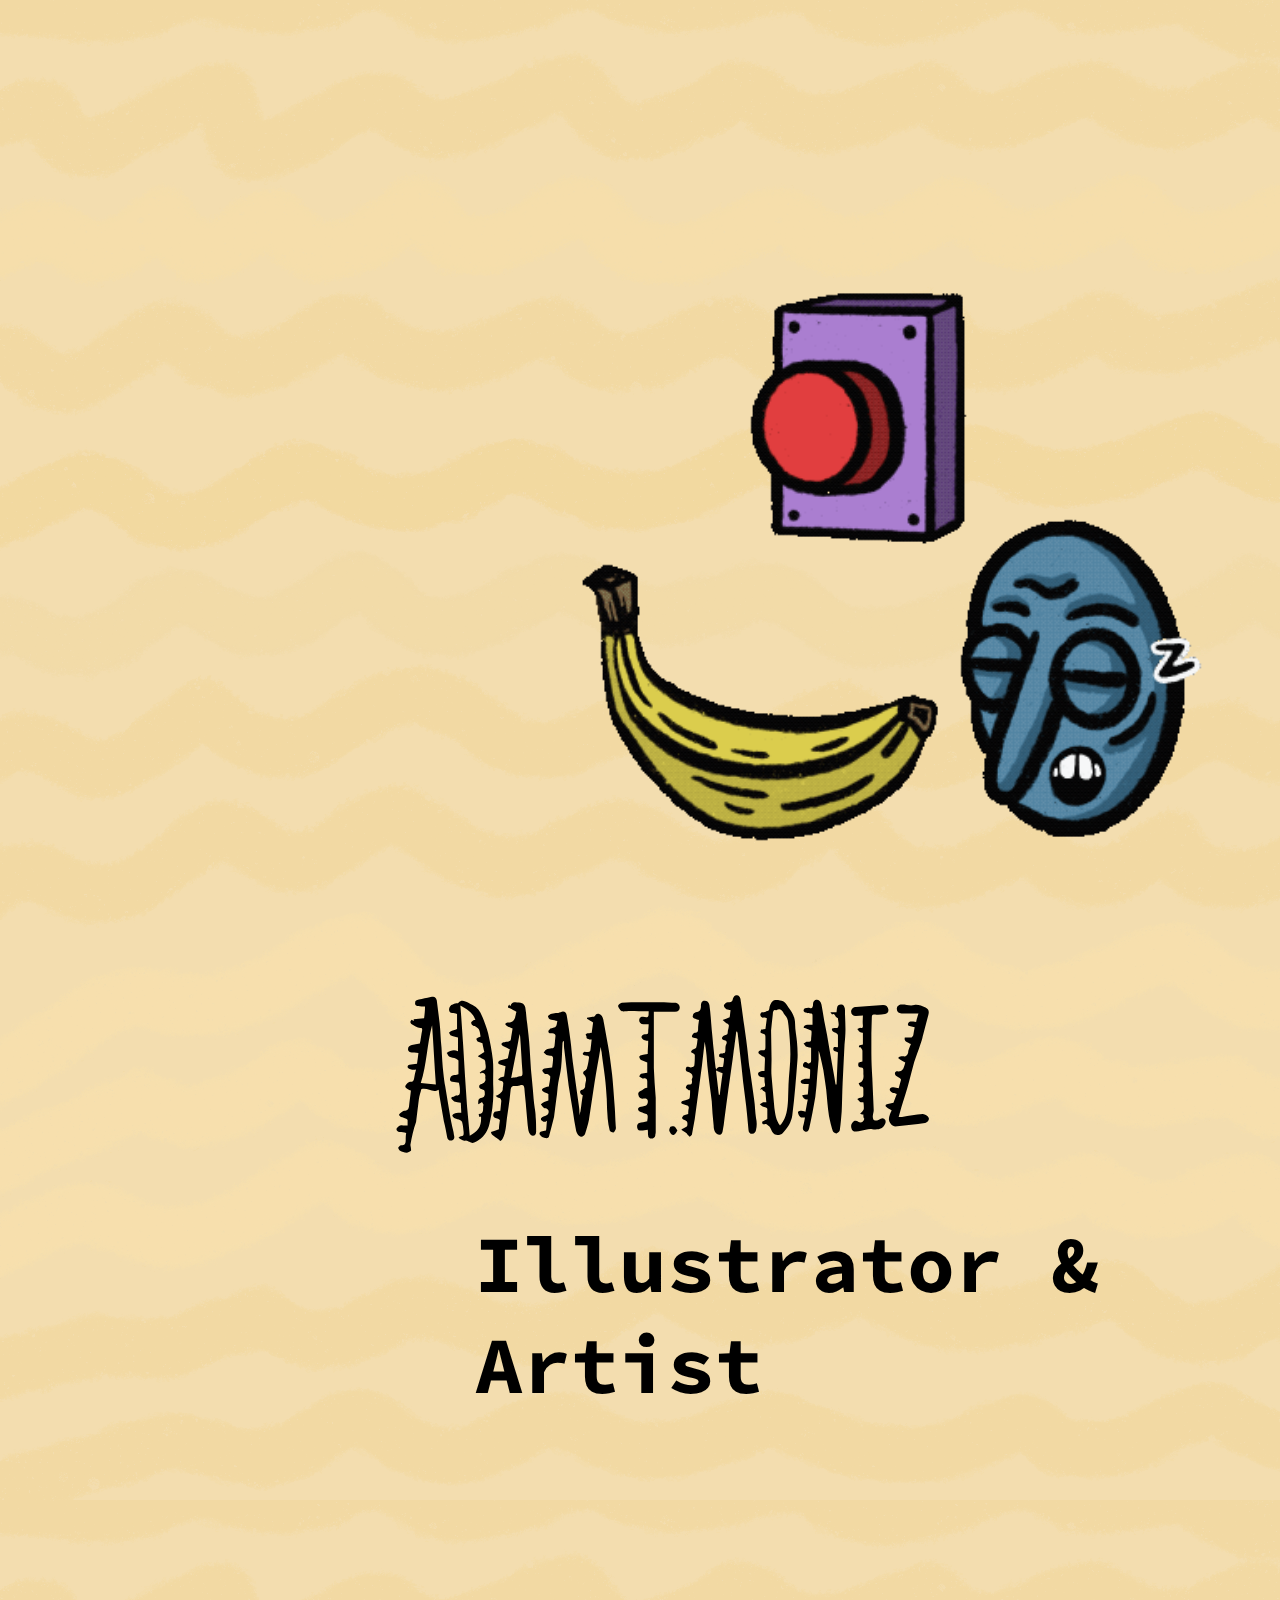
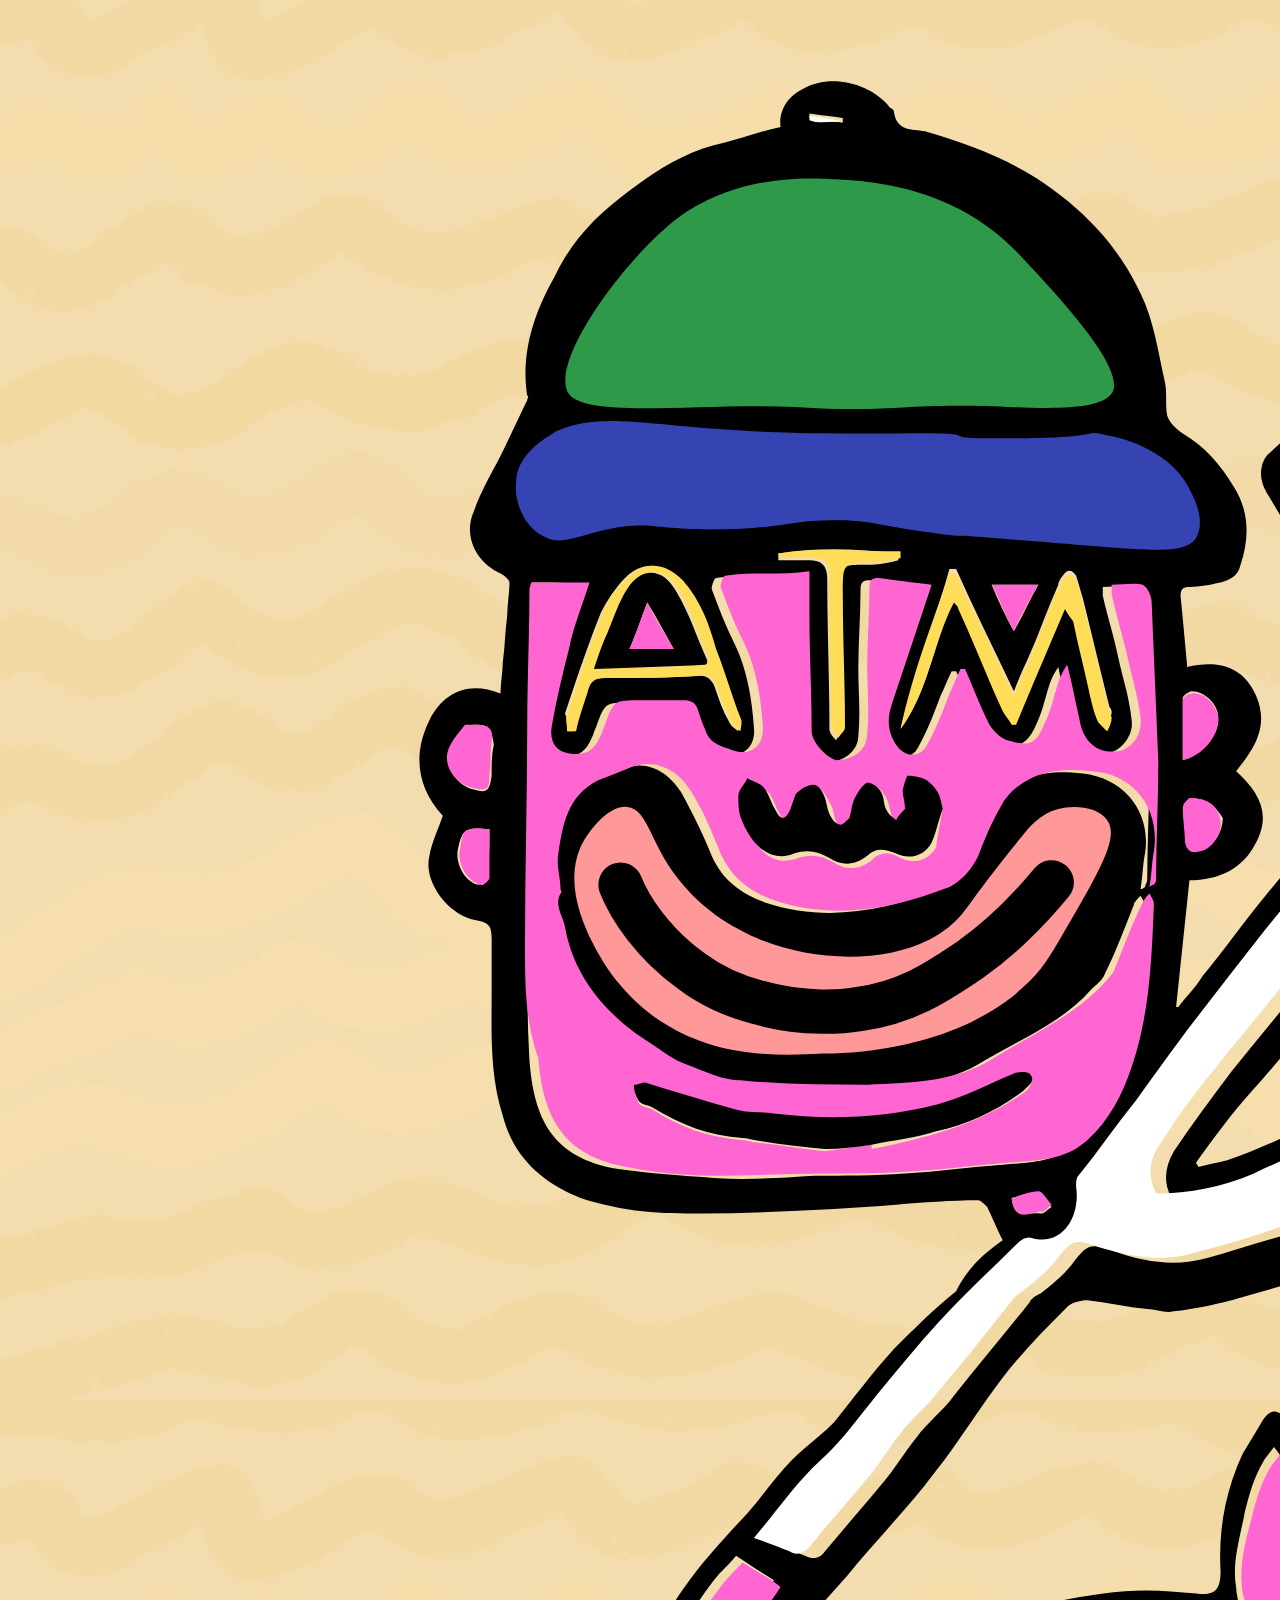
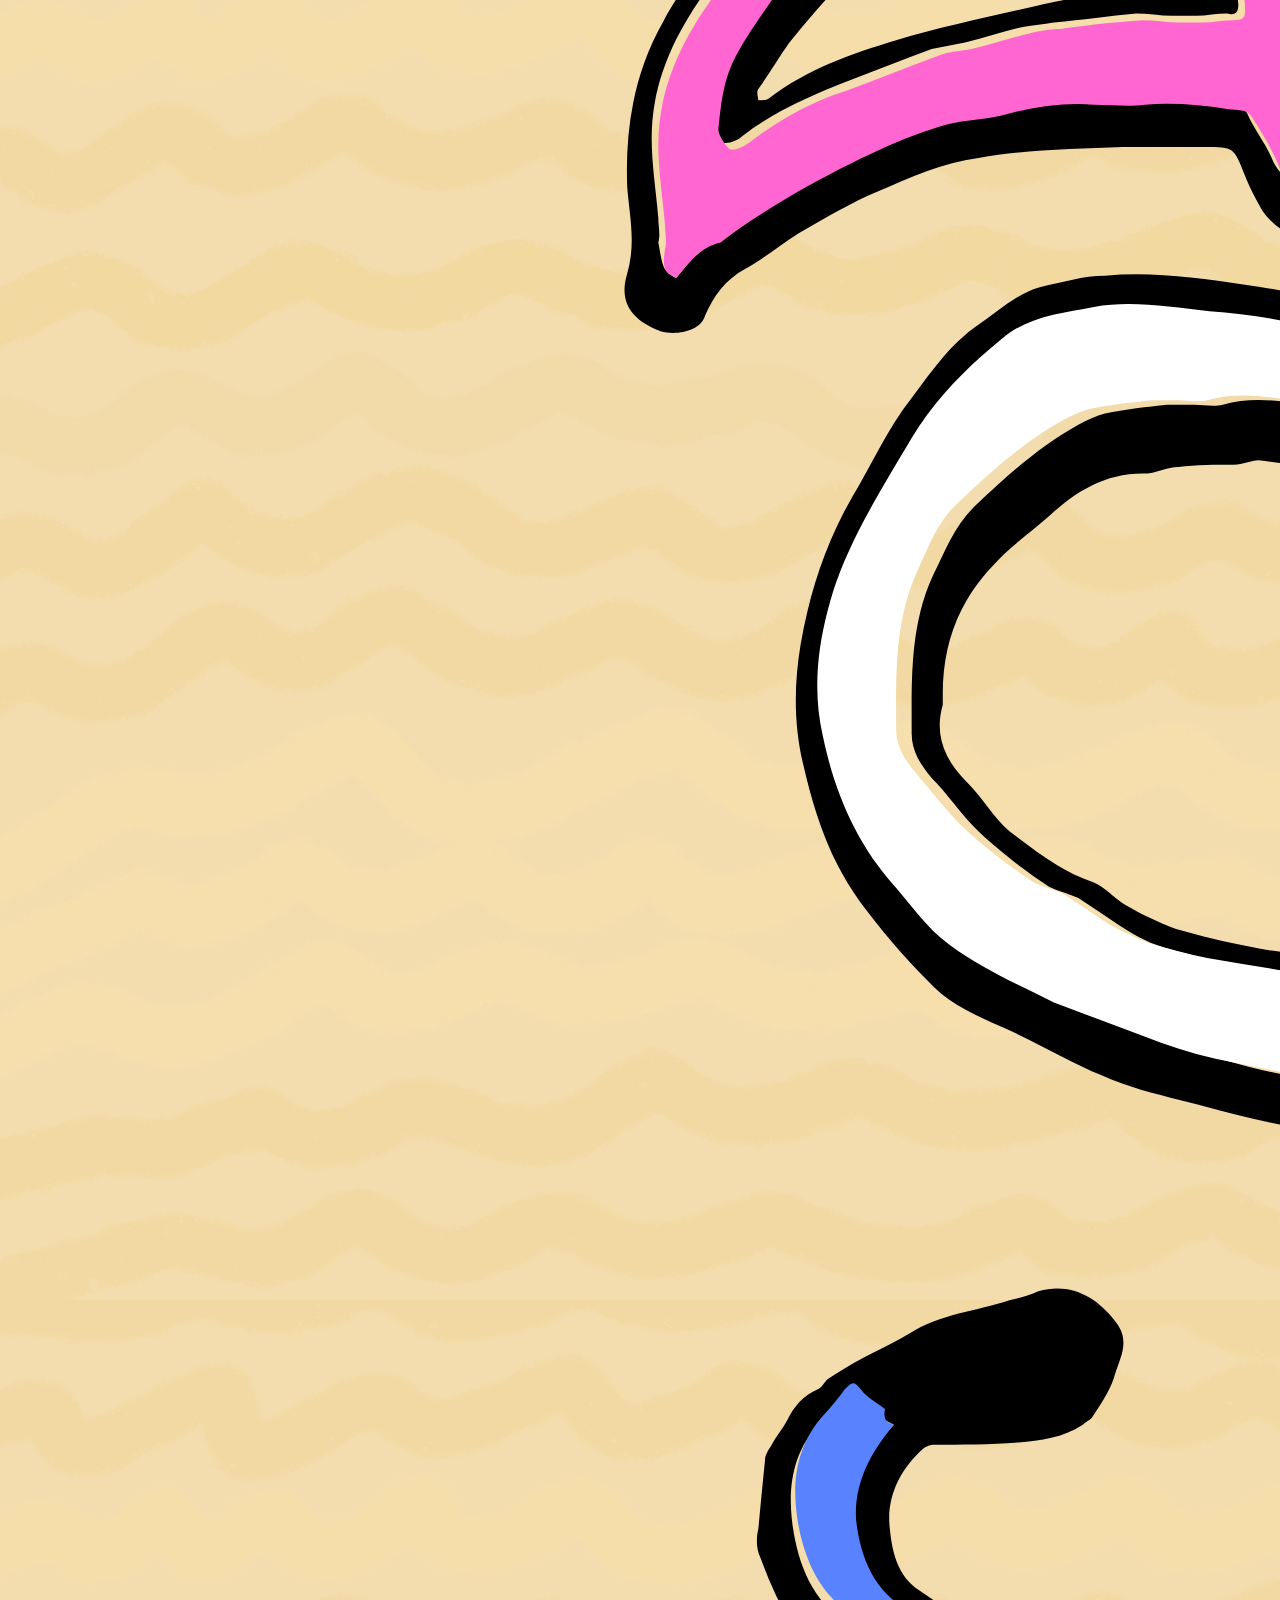
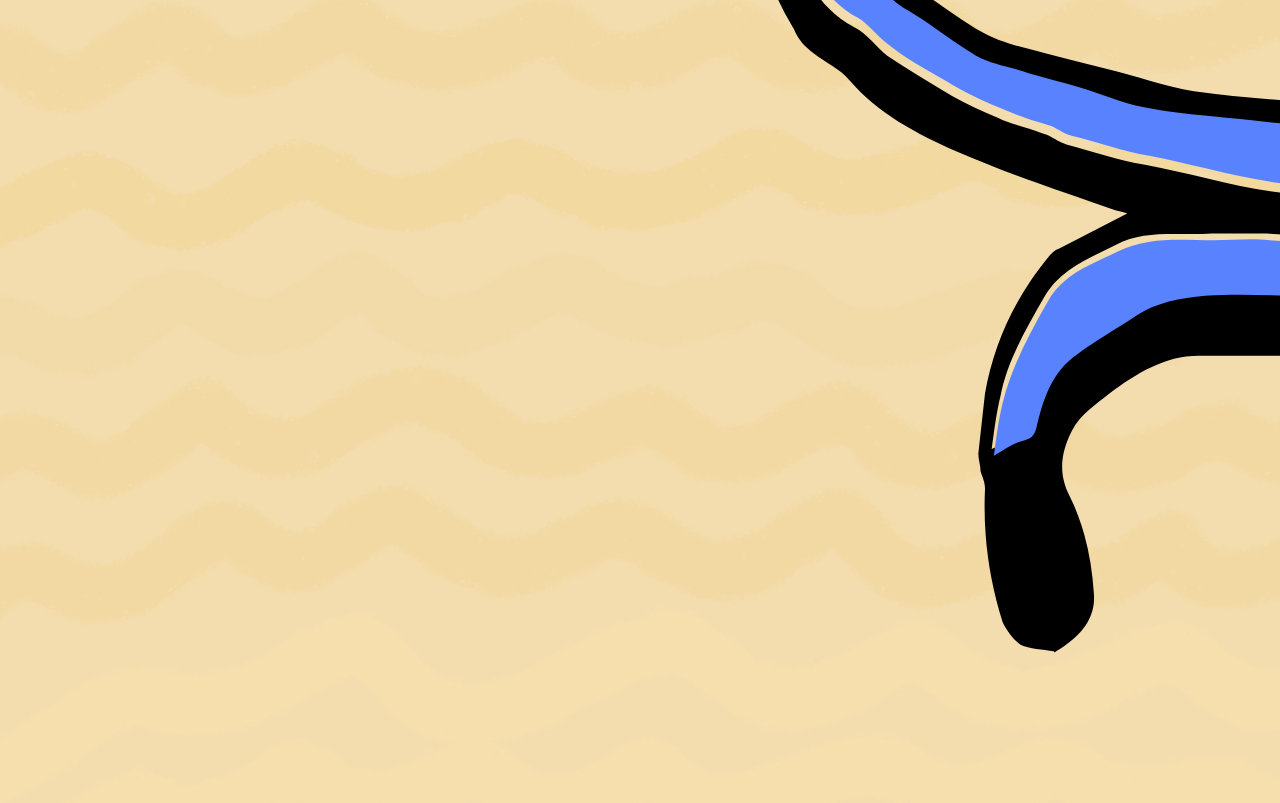
<file: index.html>
<html>
    <head>
        <title>ATM-Illustration</title>
        <link rel="stylesheet" href="style.css">
        <link href=link rel="preconnect" href="https://fonts.googleapis.com">
        <link href="https://fonts.googleapis.com/css2?family=Source+Code+Pro:ital,wght@0,500;0,700;1,300&display=swap" rel="stylesheet" rel="stylesheet">
        <link rel="stylesheet" href="https://cdnjs.cloudflare.com/ajax/libs/animate.css/4.1.1/animate.min.css"/>
        <link rel="shortcut icon" href="assets/favicon-1.svg"/>
    </head>

    <body>
<!-- container for all of the content on the page -->
        <div class="main-container">
            <section class="card" id="front-card">
                <img src="assets/Portfolio Site GIF.GIF" class="icon-gif">
                <img src="assets/Name AdamT.Moniz.svg" class="name">
                <h1>Illustrator & Artist</h1>
                <svg version="1.1" id="Layer_1" xmlns="http://www.w3.org/2000/svg" xmlns:xlink="http://www.w3.org/1999/xlink" x="0px" y="0px"
	 viewBox="0 0 135 180" style="enable-background:new 0 0 135 180;" xml:space="preserve" class="swirly-man">
<style type="text/css">
	.st0{fill:#FF0000;}
	.st1{fill:#FFFFFF;}
	.st2{fill:#5982FF;}
	.st3{fill:#FF66D2;}
	.st4{fill:#FFDD59;}
	.st5{fill:#2E9949;}
	.st6{fill:#3643B2;}
	.st7{fill:#FF9999;}
	.st8{fill:none;stroke:#000000;stroke-width:2;stroke-linecap:round;stroke-miterlimit:10;}
	.st9{fill:none;stroke:#000000;stroke-miterlimit:10;}
</style>
<g>
	<path d="M39.5,56.8c-0.3-0.6-0.5-1.1-0.7-1.5c-0.1-0.1-0.3-0.3-0.4-0.3c-1.2,0-2.5,0.1-3.7,0.2c-0.9,0.1-1.9,0.1-2.8,0.2
		c-2,0.1-4,0.2-6,0.2c-0.9,0-1.7,0-2.6-0.1s-1.9-0.3-2.8-0.6c-1.7-0.7-3-1.8-3.5-3.7c-0.6-1.9-0.5-3.8-0.5-5.7c0-0.8,0-1.6,0-2.3
		c0-0.5-0.1-0.7-0.7-0.8c-1.2-0.2-2.4-1.7-2.1-2.9c0.1-0.6,0.4-1.2,0.6-1.8c-1.1-1.2-1.4-2.7-0.6-4.3c0.6-1.2,1.7-1.8,3.2-1.2
		c0-0.5,0.1-1,0.1-1.4c0.1-0.7,0.1-1.4,0.2-2.1c0-0.5,0.1-1,0.1-1.5c0-0.1-0.2-0.3-0.4-0.4c-1.1-0.5-1.7-1.7-1.2-2.8
		c0.3-0.9,0.8-1.7,1.2-2.5s0.8-1.7,1.2-2.5c0-0.1,0.1-0.2,0-0.2c-0.3-1.9,0.3-3.7,1.2-5.3c0.6-1.3,1.5-2.4,2.6-3.3
		C23.4,9,25,7.8,27,7.4c0.8-0.2,1.6-0.5,2.5-0.7c-0.1-0.8,0.4-1.4,1-1.7c1.2-0.7,3-0.3,3.9,0.8c0.1,0.1,0.2,0.1,0.2,0.2
		c0.1,0.9,0.8,0.8,1.4,0.9C37.7,7.4,39.4,8,41,9c2,1.3,3.7,3,4.7,5.2c0.6,1.2,0.8,2.7,1.1,4c0.1,0.5,0,1,0.1,1.5
		c0.1,0.3,0.4,0.6,0.7,0.8c1,0.6,1.7,1.4,2.3,2.4c0.7,1.1,0.7,2.3,0.3,3.5c-0.1,0.5-0.5,0.7-0.9,0.8c-0.5,0.1-0.9,0.2-1.4,0.2
		c-0.3,0-0.4,0.1-0.4,0.4c0.1,1,0.2,2.1,0.3,3.2c1.3-0.3,2.5-0.1,3.1,1.3c0.6,1.4-0.1,2.4-0.9,3.4c1,0.9,1.6,1.9,0.9,3.2
		c-0.6,1.2-1.7,1.7-3,1.7c-0.2,1.9-0.4,3.8-0.6,5.7h0.1c0.4-0.5,0.8-0.9,1.1-1.4c1-1.2,1.9-2.5,2.9-3.7c1.6-1.9,3.1-3.8,4.7-5.6
		c2.1-2.3,4.2-4.4,6.4-6.6c2.8-2.7,5.7-5.2,8.9-7.5c2.1-1.5,4.2-2.9,6.5-4.1c2.1-1.2,4.3-2.1,6.6-2.9c1.7-0.6,3.5-1.2,5.4-1.3
		c1.2-0.1,2.4-0.4,3.5-0.4c1.7,0,3.4,0,5.1,0.6c0.5,0.2,1,0.2,1.5,0.4c1.2,0.4,2.4,0.9,3.5,1.4c1.6,0.7,2.8,1.9,4.2,2.9
		c0.4,0.3,0.8,0.3,1.2,0.2c1.6-0.4,3.8,0.7,4.1,2.3c0.1,0.4-0.1,1.1-0.3,1.5c-0.5,0.9-0.2,1.5,0.3,2.2c0.9,1.4,1.7,2.9,2.5,4.5
		c1.6,3.1,2.7,6.3,3.5,9.6c1,3.9,1.8,7.8,2.2,11.8c0.3,3.5,0.6,7,0.8,10.5c0.1,2.3,0.1,4.6,0.1,6.9c0,1.7-0.2,3.5-0.3,5.2
		c-0.1,1.2-0.1,2.4-0.2,3.6c-0.1,1.6-0.2,3.1-0.5,4.6c-0.2,1.2,0,2.4,0.3,3.6c0.5,1.9,0.6,3.8,0.7,5.7c0,0.8-0.2,1.6-0.4,2.4
		c-0.2,1.2-0.4,2.4-0.7,3.6c-0.2,0.9-0.7,1.7-1.1,2.6c-0.3,0.6-0.7,1.1-1.1,1.6c-0.2,0.2-0.4,0.4-0.7,0.6c-0.4,0.2-0.6,0.5-0.5,1
		c0,0.5,0.1,0.9,0.1,1.4c0,0.8-0.3,1.1-1.1,1.2c-0.2,0-0.3,0.1-0.5,0.2c-0.6,0.2-1.2,0.4-1.8,0.6c-0.6,0.1-1.2-0.4-1.3-1.1
		c-0.1-0.8-0.1-1.5-0.2-2.3c-0.1-0.5-0.2-1-0.4-1.6c-0.7-2-0.6-4.1-0.9-6.2c-0.6,0.1-1.1,0.3-1.7,0.4c-0.8,0.2-1.6,0.3-2.3,0.5
		c-0.6,0.1-1-0.1-1-0.7c-0.1-0.7-0.1-1.4-0.1-2.1c0-1,0-2,0-2.9s0.2-1,1.1-1.1c0.4,0,0.8-0.1,1.2-0.2c2-0.5,3.9-1.1,5.8-1.6
		c0.3-0.1,0.7-0.3,1-0.5c0.1-0.1,0.3-0.3,0.3-0.4c0.3-1.9,0.6-3.9,0.9-5.9c0.3-2.5,0.6-5.1,0.8-7.7c0.1-1.4,0.2-2.8,0.2-4.2
		c0.1-2.2,0.2-4.4,0.2-6.6c0-1.3-0.1-2.5-0.1-3.8c-0.1-2.2-0.2-4.3-0.5-6.5c-0.2-1.7-0.5-3.4-0.8-5.1c-0.4-2.1-0.9-4.3-1.6-6.3
		c-0.5-1.7-1.3-3.4-2-5c-0.8-2-2-3.9-3.3-5.6c-0.8-1-1.6-1.9-2.6-2.8c-0.9-0.8-1.8-1.5-2.8-2.2c-1.7-1.2-3.6-2.1-5.7-2.5
		c-1.7-0.3-3.4-0.5-5.2-0.5c-1.4,0-2.8,0.1-4.2,0.4c-2.1,0.4-4.1,0.9-6,1.8c-0.3,0.1-0.7,0.1-1,0.3c-2.2,1.1-4.3,2.2-6.5,3.4
		c-0.6,0.3-1.1,0.8-1.6,1.2c-0.3,0.2-0.7,0.4-1,0.7c-1.2,0.8-2.4,1.7-3.5,2.5c-0.9,0.6-1.7,1.3-2.5,2c-1.1,0.9-2.2,1.9-3.2,2.9
		c-1.1,1-2.1,1.9-3.2,2.9c-0.3,0.3-0.5,0.6-0.8,0.8c-1.2,1.3-2.5,2.6-3.7,3.9c-1,1.1-1.9,2.2-2.8,3.3c-0.9,1-1.7,2-2.6,3
		c-0.9,1-1.7,2.1-2.5,3.2c0,0.1,0.1,0.1,0.1,0.2c0.4-0.1,0.9-0.2,1.3-0.3c0.9-0.3,1.8-0.7,2.7-1.1c1-0.5,2-1.1,3-1.6
		c0.4-0.2,0.8-0.3,1.3-0.5c1.6-0.5,3-1.4,4.5-2.3c0.8-0.5,1.6-0.8,2.4-1.2c0.7-0.4,1.4-0.7,2-1.2c1.7-1.4,3.5-2.6,5.6-3.4
		c1.2-0.5,2.3-1.3,3.5-1.8c1-0.5,2.1-0.9,3.2-1.2c1.5-0.4,2.8-1.1,4.2-1.7c0.3-0.2,0.7-0.3,1-0.4c1.4-0.5,2.9-1,4.3-1.3
		c0.7-0.2,1.4-0.1,2.1-0.1c0.8,0,1.6-0.1,2.4,0c1.1,0.1,2.1,0.3,3.1,0.5c1.9,0.5,3.7,1.2,5.5,1.8c1.4,0.4,2.7,1,3.7,2
		c1.9,1.8,3.7,3.7,4,6.5c0.1,0.9,0.5,1.6,1.1,2.4c0.3,0.4,0.5,0.8,0.6,1.3c0.6,1.7,1.2,3.3,1.6,5.1c0.3,1.8,0.4,3.6,0.4,5.5
		c0.1,3.3-0.4,6.6-1,9.9c-0.4,2.1-0.9,4.3-1.9,6.2c-0.6,1.1-1.2,2.2-1.8,3.3c-0.6,1.1-1.5,1.8-2.3,2.8c-0.6,0.7-1.1,1.5-1.6,2.3
		c-0.5,0.9-1.2,1.5-2.2,2c-1.3,0.7-2.6,1.5-3.9,2.2c-0.3,0.2-0.6,0.4-0.8,0.7c-0.8,0.9-1.9,1.1-2.9,1.5c-1.4,0.5-2.8,0.7-4,1.6
		c-1.1,0.8-2.3,1.2-3.5,1.5c-1.4,0.4-2.8,0.5-4.2,0.8c-0.8,0.1-1.5,0.4-2.3,0.5c-1.4,0.1-2.8,0.3-4.2,0.3c-1.6,0-3.2-0.1-4.7-0.2
		c-1.1,0-2.3-0.1-3.4-0.1c-1.3,0-2.6,0-3.8-0.1c-1-0.1-2-0.4-3-0.6s-2-0.3-2.9-0.4c-0.5-0.1-1-0.3-1.5-0.3c-1.6-0.3-3.3-0.5-4.9-0.7
		c-0.3,0-0.7,0.2-1.1,0.2c-0.8,0-1.7,0-2.5,0.1c-0.5,0-1,0.3-1.6,0.3c-1.7,0-3,0.8-4.2,1.9c-0.9,0.8-1.8,1.4-2.6,2.3
		c-1.5,1.6-2.2,3.5-2.2,5.7c0,0.2,0,0.4,0,0.5c-0.4,1.4,0.1,2.5,1.1,3.5c0.7,0.7,1.2,1.6,1.9,2.2c1.2,0.9,2.3,1.8,3.8,2.3
		c0.5,0.2,0.9,0.7,1.4,1c0.7,0.4,1.5,0.8,2.3,1.1c1.1,0.3,2.2,0.6,3.4,0.8c1.4,0.3,2.9,0.4,4.4,0.6c1.6,0.2,3.3,0.4,5,0.5
		c0.9,0.1,1.8,0,2.7-0.1c1.2-0.1,2.3-0.2,3.5-0.3c1.3-0.2,2.6-0.4,3.9-0.7c1.2-0.3,2.3-0.9,3.4-1.3c0.9-0.3,1.8-0.6,2.7-0.8
		c1.9-0.5,3.5-1.4,5.2-2.3c1.2-0.6,2.4-1,3.7-1.5c1.2-0.5,2.3-1,3.5-1.4c1.1-0.4,2.1-0.8,3.2-1c1.8-0.4,3.6-0.5,5.3-0.9
		c0.7-0.1,1.3-0.5,1.9-0.7c1.1-0.3,2.3-0.5,3.4-0.6c1.2-0.1,2.4,0.2,3.6,0.1c1.1-0.1,1.8,0.5,2.6,0.9c2.1,1.1,3.4,3,4.6,4.9
		c0.3,0.4,0.6,0.7,0.9,1.1c0.6,1,1.2,1.9,1.7,3c0.7,1.5,1.4,3,1.8,4.6c0.5,1.8,0.7,3.7,1,5.6c0.2,1.3,0.4,2.7,0.4,4
		c0,1.8-0.2,3.5-0.4,5.3c-0.1,1.1-0.2,2.1-0.4,3.1c-0.2,1.2-0.4,2.4-0.6,3.5c-0.3,1.3-0.5,2.6-0.8,3.9c-0.2,0.8-0.4,1.7-0.8,2.5
		c-0.9,1.7-1.9,3.3-2.8,4.9c-0.8,1.5-2.1,2.6-3.5,3.6c-0.8,0.6-1.8,0.8-2.7,1.4c-0.9,0.5-1.8,1.1-2.6,1.8c-1.1,0.8-2.1,1.7-3.4,2.2
		c-1.6,0.5-3.2,1.1-4.8,1.7c-1.5,0.6-3,1.2-4.5,1.8c-1.5,0.5-3,0.9-4.5,1.2c-1.6,0.3-3.1,0.1-4.7,0.1c-0.8,0-1.5-0.2-2.3-0.3
		c-1.5-0.2-3-0.2-4.5-0.5c-0.9-0.1-1.8-0.5-2.8-0.8c-0.6-0.2-1.2-0.3-1.8-0.4c-0.9-0.2-1.7-0.4-2.6-0.5c-0.4-0.1-0.8,0-1.2-0.1
		c-1.3-0.2-2.6-0.3-3.9-0.5c-0.6-0.1-1.2-0.4-1.8-0.5s-1.2-0.2-1.8-0.3c-1.2-0.3-2.3-0.5-3.5-0.9c-1-0.3-2-0.5-3-0.5
		c-1.7,0-3.4,0-5.1,0c-1.5,0-2.8,0.8-4,1.7c-0.6,0.5-1.3,0.9-1.7,1.7c-0.5,1-0.6,1.9-0.1,2.9c0.7,1.4,1,2.9,1.1,4.4
		c0.1,1.2-0.7,2-1.7,2.6c0,0-0.1,0.1-0.1,0c-0.5-0.1-1.1-0.1-1.5-0.3c-0.3-0.2-0.6-0.6-0.8-1c-0.6-1.9-0.9-3.9-0.8-6
		c0-0.3-0.1-0.5-0.2-0.8c0-0.3-0.1-0.5-0.1-0.8c0.1-0.9,0.2-1.8,0.3-2.7c0.4-2.3,1.4-4.4,2.9-6.2c0.1-0.1,0.3-0.3,0.4-0.3
		c1-0.5,2.1-1.1,3.1-1.6c-0.2-0.1-0.5-0.1-0.7-0.2c-1.1-0.4-2.3-0.8-3.4-1.2c-1.2-0.4-2.4-0.9-3.6-1.4c-1.8-0.8-3.5-1.7-4.8-3.2
		c-0.4-0.5-1.1-0.8-1.6-1.2c-0.4-0.3-0.7-0.6-0.9-1.1c-0.6-1-1.1-2.1-1.5-3.2c-0.2-0.4-0.2-0.9-0.1-1.3c0.1-1.1,0.2-2.1,0.3-3.1
		c0-0.3,0.2-0.5,0.3-0.7c0.2-0.4,0.5-0.7,0.7-1.1c0.3-0.6,0.7-1.1,1.4-1.4c0.2-0.1,0.3-0.4,0.5-0.5c0.6-0.4,1.3-0.8,1.9-1.1
		c0.6-0.3,1.2-0.6,1.7-0.9c1.4-0.9,3-1,4.5-1.5c0.4-0.1,0.9-0.2,1.3-0.4c1.4-0.4,2.6,0.2,3.5,1.4c0.7,0.9,0.1,1.7-0.1,2.5
		c-0.2,0.6-0.6,1.2-1,1.8c-0.1,0.1-0.3,0.2-0.4,0.3c-0.9,0.6-1.9,0.7-2.9,0.8c-1.3,0.1-2.6,0.1-3.8,0.1c-0.2,0-0.4,0.1-0.5,0.2
		c-1,0.9-1.6,2.1-1.5,3.4c0.1,1.1,0.3,2.3,1.4,3c0.9,0.6,1.8,1.3,2.7,1.8c0.7,0.4,1.4,0.6,2.2,0.8c1.1,0.3,2.3,0.6,3.5,0.9
		c1.3,0.3,2.6,0.8,3.9,1c2.1,0.3,4.2,0.4,6.3,0.6c0.8,0.1,1.6,0.3,2.5,0.5c0.2,0,0.5-0.1,0.8-0.1c0.2,0,0.3-0.1,0.4-0.1
		c1.3,0.3,2.6,0.5,3.8,0.8c1.7,0.4,3.5,0.8,5.2,1.2c1.3,0.3,2.6,0.7,3.9,1c1.9,0.4,3.9,0.7,5.9,0.5c1-0.1,2.1,0.1,3.1,0
		c0.9,0,1.9-0.1,2.8-0.2c0.8-0.1,1.6-0.2,2.4-0.3c2.6-0.4,5.2-1.1,7.7-2.2c1.3-0.5,2.7-1,4-1.6c2.1-1,4.2-1.9,6.1-3.2
		c1.6-1,3.2-2,4.5-3.4c0.8-0.9,1.5-1.9,2-3c1.2-2.2,1.6-4.7,1.6-7.2s-0.5-5-1.7-7.2c-0.6-1.1-1.2-2.2-2-3.2c-1-1.3-2.1-2.4-3.6-3.1
		c-0.7-0.3-1.5-0.5-2.3-0.5c-1.9,0-3.7,0.1-5.6,0.2c-1,0-2.1,0.1-3.1,0.3c-1,0.1-2.1,0.4-3.1,0.6s-1.9,0.5-2.9,0.8
		c-1.1,0.3-2.1,0.5-3.2,0.7c-1.4,0.3-2.9,0.6-4.3,0.9s-2.8,0.5-4.1,0.7c-2,0.3-3.9,0.6-5.9,0.8c-1.6,0.2-3.2,0.3-4.9,0.4
		c-2.2,0.2-4.4,0.5-6.6,0.5c-1.8,0-3.6-0.3-5.3-0.6c-1.7-0.3-3.4-0.8-5-1.2c-1.2-0.3-2.4-0.6-3.5-1.1c-1.7-0.7-3.3-1.7-5-2.4
		c-1.1-0.5-2.1-1-2.9-1.9c-1.1-1.1-2.1-2.3-3-3.5c-1.4-1.9-2.1-4.1-2.6-6.3c-0.4-1.7-0.4-3.5-0.1-5.3c0.4-2.3,1.1-4.5,2.3-6.6
		c0.9-1.5,1.6-3.1,2.7-4.5c0.9-1.2,1.7-2.4,3-3.3c0.9-0.6,1.7-1.4,2.8-1.7c1-0.2,1.9-0.5,2.9-0.5c2.1-0.2,4.2,0.1,6.3,0.4
		c2.2,0.3,4.4,0.9,6.6,1.2c1.3,0.2,2.7,0.4,4,0.4c2.4,0.1,4.9,0.1,7.3,0c1.5,0,3-0.2,4.5-0.2c1.6,0,3.3,0.1,4.9,0.2
		c0.4,0,0.7,0,1.1,0c2.3-0.1,4.7-0.2,7-0.9c1.4-0.4,2.7-1.1,4-1.6c0.7-0.3,1.3-0.6,1.9-0.9c0.3-0.1,0.5-0.4,0.8-0.6
		c0.5-0.4,1.1-0.7,1.6-1c1.3-0.9,2.6-1.8,3.8-2.9c1.8-1.6,3.5-3.3,5-5.3c2.7-3.7,4-7.9,4-12.4c0-3.1-0.5-6.2-1.4-9.1
		c-0.4-1.4-1-2.7-1.5-4c-0.5-1.5-1.5-2.5-2.8-3.3c-1.2-0.8-2.4-1.5-3.6-2.1c-0.6-0.3-1.4-0.4-2.1-0.5c-1.2-0.1-2.5-0.1-3.7-0.1
		c-0.8,0-1.6,0.1-2.4,0.3c-1.6,0.3-3,0.9-4.5,1.5c-2.5,1.1-5,2.1-7.4,3.2c-1.3,0.6-2.6,1.3-3.9,1.9c-1.8,0.8-3.6,1.7-5.4,2.4
		c-1.3,0.6-2.8,1-4.1,1.6c-0.8,0.3-1.6,0.8-2.3,1.2c-1.1,0.6-2.3,1.1-3.3,1.7c-1.4,0.8-2.9,1.2-4.4,1.7c-1.4,0.5-2.9,0.9-4.3,1.3
		c-0.8,0.2-1.7,0.4-2.6,0.5c-0.4,0.1-0.8-0.1-1.2-0.1c-0.9-0.1-1.8-0.3-2.7-0.4c-0.3,0-0.7,0.1-0.9,0.3c-0.9,0.9-1.8,1.8-2.6,2.8
		c-1.2,1.5-2.2,3.2-3.4,4.7c-1.2,1.6-2.6,3-3.9,4.6c-0.9,1-1.8,2-2.6,3c-0.5,0.7-0.9,1.4-1.4,2.1c-0.1,0.1,0,0.4,0,0.5
		c0.2,0,0.4,0,0.5-0.1c1.7-1.3,3.7-2,5.7-2.6s4-1,6.1-1.5c1.4-0.3,2.8-0.6,4.2-0.7c1.1-0.1,2.1,0,3.2,0.1c0.8,0.1,1.1-0.1,1.1-1
		c-0.1-1.8,0.2-3.6,1-5.3c0.3-0.5,0.6-1,0.9-1.5c0.3-0.5,0.7-0.5,1-0.1c0.6,0.6,1.1,1.2,1.7,1.8c0.6-0.3,1.4-0.7,2.2-1.1
		c0.6-0.3,0.9-0.2,1.1,0.4c0.3,1.5,0.6,3,0.8,4.6c0.1,0.5-0.2,0.8-0.7,0.9c-0.4,0.1-0.7,0.3-1.1,0.5c0.3,0.4,0.6,0.7,0.8,1.1
		c0.4,0.8,0.3,1.6,0,2.4c-0.1,0.3-0.1,0.6,0.1,1c0.5,1.1,0.7,2.2,0.1,3.3c-0.1,0.1,0,0.3,0,0.5c0,0.4,0.1,0.8,0,1.3
		c-0.2,1.3-1.9,2.6-3.2,2.4c-1.1-0.1-2.1-0.4-2.8-1.4c-0.3-0.5-0.6-1.1-0.8-1.6c-0.5-1.3-0.5-1.3-1.8-1.3c-1.2,0-2.5,0-3.7,0
		c-2.2,0.1-4.3,0.1-6.5,0.5c-1.6,0.2-3.1,0.9-4.5,1.5c-1.2,0.5-2.4,1.2-3.6,1.9c-0.8,0.5-1.5,1.1-2.4,1.6s-1.4,1.2-1.8,2.1
		c-0.2,0.7-1.3,0.9-2,0.7c-1.3-0.5-1.9-1.3-1.5-2.6c0.4-1.4,0.1-2.6,0-3.9c-0.1-2.6,0.3-5.1,1.6-7.4c1-1.9,2.4-3.4,3.8-4.9
		c0.7-0.8,1.3-1.7,2-2.4c0.6-0.6,1.3-1.1,1.9-1.7c0.9-1.1,1.7-2.2,2.7-3.3c0.9-0.9,1.8-1.8,2.8-2.6C38,57.9,38.8,57.3,39.5,56.8z
		 M105,105.3c-0.3,0-0.6,0.1-0.8,0.1c-0.9,0.1-1.8,0-2.7,0.2c-1.1,0.2-2.1,0.6-3.2,0.9c-0.4,0.1-0.9,0.4-1.3,0.5
		c-1,0.2-2,0.5-3.1,0.6c-1.7,0.2-3.4,0.6-5,1.2c-0.8,0.3-1.4,0.8-2.2,1.1c-1.6,0.6-3.2,1.1-4.8,1.8c-0.9,0.3-1.6,0.9-2.4,1.3
		c-1,0.5-2.1,0.8-3.1,1.2c-0.6,0.2-1.2,0.3-1.8,0.5c-1.5,0.5-2.9,1.1-4.4,1.7c-1.5,0.5-3.1,0.7-4.7,0.8c-1.8,0.1-3.6,0.3-5.3,0.4
		c-1,0.1-2.1-0.1-3.2-0.1c-0.5,0-1.1,0-1.6-0.1c-0.8-0.1-1.6-0.3-2.4-0.5c-1.2-0.2-2.4-0.3-3.6-0.6c-0.9-0.2-1.8-0.4-2.7-0.7
		c-0.7-0.2-1.4-0.6-2-1s-1.2-0.8-1.8-1.2c-0.4-0.2-0.9-0.3-1.3-0.5c-0.6-0.4-1.2-0.8-1.8-1.3c-0.5-0.4-1-0.8-1.5-1.3
		c-0.7-0.7-1.3-1.6-2-2.3c-0.5-0.6-0.9-1.2-0.9-2c0-2.4-0.1-4.9,1-7.2c0.5-1,0.9-2.1,1.8-3c1.5-1.4,2.9-2.7,4.7-3.7
		c0.4-0.2,0.8-0.4,1.2-0.5c0.9-0.2,1.9-0.3,2.8-0.4c0.4,0,0.8,0,1.2,0s0.9,0.1,1.3,0c1.7-0.5,3.4,0,5.1,0.2c1.1,0.1,2.2,0.4,3.3,0.6
		c0.9,0.2,1.8,0.2,2.7,0.4c2.4,0.6,4.8,0.5,7.1,0.6c1.2,0,2.3,0,3.5,0.1c2,0.1,4,0.4,6,0.2c1.3-0.1,2.5-0.3,3.8-0.5
		c1-0.2,2-0.4,3.1-0.6c1.3-0.2,2.5-0.5,3.7-1.1c1-0.5,2-1,3-1.5c0.7-0.3,1.5-0.5,2.2-0.8c1.2-0.4,2.4-0.7,3.3-1.7
		c0.5-0.5,1.1-0.9,1.8-1.2c0.8-0.5,1.6-0.9,2.4-1.3c1-0.6,1.9-1.2,2.5-2.3c0.3-0.6,0.6-1.1,1-1.6c0.9-1,1.9-1.9,2.6-3.1
		c0.6-1.1,1.4-2.2,1.9-3.3c1.1-2.9,1.8-5.9,2-9c0.1-1.7,0.3-3.5,0.4-5.2c0-0.6,0-1.2,0-1.8c-0.1-1.1-0.1-2.2-0.4-3.3
		c-0.2-1.1-0.6-2.2-1-3.3c-0.3-0.9-0.7-1.8-1.1-2.7c-0.3-0.6-0.6-1.1-0.8-1.7c-0.3-0.9-0.6-1.7-0.8-2.6c-0.2-0.9-0.7-1.5-1.3-2.1
		c-0.4-0.4-0.9-0.8-1.2-1.2c-0.8-1-1.7-1.7-2.9-2.1c-1.5-0.5-3-0.9-4.5-1.4c-0.9-0.3-1.7-0.7-2.6-1c-2-0.5-4.1-0.3-6.1-0.2
		C85.5,36.8,83.3,38,81,39c-1,0.4-2,0.8-3,1.2c-0.9,0.3-1.9,0.4-2.6,0.9c-1.4,0.8-2.9,1.7-4.4,2.3s-2.9,1.5-4.2,2.5
		c-1,0.8-2.1,1.3-3.2,2c-0.9,0.5-1.8,0.9-2.7,1.4s-1.8,1.1-2.8,1.6c-1.1,0.6-2.4,0.7-3.4,1.5c-0.3,0.2-0.5,0.4-0.8,0.5
		c-0.8,0.4-1.6,0.7-2.4,1.1c-1.4,0.6-2.9,0.9-4.4,0.9c-0.4-0.7-0.3-1.4,0.1-2.1c0.8-1.2,1.7-2.4,2.6-3.6c1.7-2.1,3.4-4.2,5.2-6.2
		c1.5-1.7,3.1-3.5,4.6-5.2c0.5-0.6,1.1-1.1,1.7-1.6c0.7-0.6,1.3-1.2,2-1.8c1.1-1,2.1-2.1,3.2-3c1.5-1.2,3.1-2.4,4.6-3.5
		c1.8-1.3,3.6-2.5,5.5-3.7c2.4-1.5,5.1-2.7,7.8-3.7c2.5-1,5.2-1.5,7.9-1.8c0.6-0.1,1.2-0.1,1.9-0.1c-0.1-1.4-0.1-2.6-0.2-3.9
		c-0.5,0-1,0-1.4,0c-1,0.1-2.1,0.2-3.1,0.4c-0.8,0.1-1.5,0.3-2.3,0.5c-0.7,0.2-1.3,0.5-1.9,0.7c-1.8,0.6-3.5,1.1-5.2,2
		c-1.1,0.6-2.2,1.1-3.3,1.8c-1.4,0.8-2.8,1.7-4.1,2.7c-0.9,0.7-1.8,1.4-2.7,2.1c-1.4,1.1-2.8,2.1-4,3.2c-1.9,1.8-3.8,3.6-5.6,5.5
		c-2,2.1-3.9,4.2-5.8,6.3c-1.8,2.1-3.5,4.4-5.3,6.6c-1.1,1.4-2.1,2.8-3.1,4.2c-0.9,1.1-1.7,2.3-2.6,3.4c-0.1,0.1-0.1,0.4-0.1,0.5
		c0.2,1.3-0.6,2.6-2,2.3c-0.2,0-0.4,0.1-0.6,0.2c-1.2,1.2-2.4,2.4-3.6,3.6c-1,1.1-1.9,2.2-2.8,3.3c-0.8,1-1.5,2.1-2.5,2.9
		c-1.1,1-1.9,2.2-3,3.5c0.6,0.2,1.1,0.4,1.6,0.6c0.4,0.2,0.7,0.1,0.9-0.2c0.9-1.1,1.8-2.1,2.7-3.2c0.5-0.6,0.9-1.3,1.4-1.9
		c0.5-0.7,1.2-1.2,1.7-1.9c1.1-1.4,2.3-2.8,3.4-4.2c0.1-0.2,0.3-0.3,0.5-0.4c0.5-0.4,1-0.8,1.4-1.3c0.7-0.9,0.8-1,1.9-0.6
		c1.4,0.5,2.8,0.7,4.2,0.3c1.1-0.3,2.3-0.7,3.4-1c1.8-0.6,3.6-1.1,5.4-1.8c1.2-0.5,2.4-1.1,3.6-1.7c1.4-0.7,2.8-1.4,4.3-2.1
		c0.8-0.4,1.6-0.7,2.4-0.9c1.6-0.4,3.1-1.2,4.5-1.9c1-0.5,1.9-1.1,2.9-1.5c1-0.5,2.1-0.9,3.1-1.3c1.3-0.6,2.6-1.2,4-1.8
		c0.8-0.4,1.6-0.7,2.5-1.1c0.9-0.4,1.8-0.9,2.7-1.2c1.1-0.3,2.2-0.5,3.3-0.6c1.3-0.1,2.6-0.2,4-0.2c0.4,0,0.9,0.1,1.4,0.2
		c0.8,0.2,1.6,0.2,2.3,0.6c1.2,0.6,2.4,1.4,3.6,2.2c1,0.7,2.1,1.3,2.6,2.5c0.6,1.4,1.2,2.7,1.7,4.1c0.4,1,0.8,2.1,1,3.1
		c0.7,3.2,1.2,6.5,1,9.9c-0.1,2.3-0.6,4.6-1.3,6.7c-0.6,1.8-1.5,3.4-2.5,4.9c-0.9,1.2-1.7,2.5-2.8,3.6c-1.4,1.4-2.9,2.8-4.5,4
		c-1.4,1.1-2.9,2.1-4.4,3c-1.8,1-3.6,2.1-5.6,2.7c-0.7,0.2-1.3,0.4-2,0.5c-0.9,0.1-1.7,0.2-2.6,0.3c-1.5,0.1-3,0.2-4.5,0.2
		c-0.7,0-1.4-0.1-2-0.1c-1.2,0-2.4,0.1-3.6,0.1c-1.1,0-2.3,0-3.4,0c-1,0-2,0.1-3,0.1c-2.3-0.1-4.5-0.2-6.8-0.3c-0.5,0-1,0-1.5-0.1
		c-1.4-0.3-2.8-0.7-4.2-0.9c-1.4-0.3-2.8-0.4-4.2-0.6c-1.7-0.2-3.4-0.5-5.2-0.2c-1.4,0.2-2.9,0.4-4.1,1.4c-1.6,1.3-3.1,2.7-4.1,4.5
		c-1.3,2.2-2.7,4.3-3.5,6.8c-0.8,2.2-1,4.4-0.5,6.6c0.5,2.4,1.4,4.6,3,6.5c0.8,1,1.6,2.1,2.7,2.9c1.4,1,3.1,1.8,4.7,2.6
		c0.8,0.4,1.6,0.6,2.4,0.9c0.8,0.3,1.6,0.7,2.4,0.9c1.1,0.3,2.2,0.6,3.3,0.9c1.6,0.4,3.2,0.7,4.8,0.9c1.2,0.2,2.4,0.2,3.6,0.2
		c1.4,0,2.7-0.1,4.1-0.2c0.9-0.1,1.8-0.2,2.7-0.2c1.7-0.1,3.4-0.2,5.1-0.4c1.7-0.2,3.4-0.5,5.1-0.8c1.2-0.2,2.4-0.3,3.6-0.5
		s2.3-0.5,3.5-0.7c0.9-0.2,1.7-0.3,2.6-0.6c1.9-0.5,3.8-1,5.7-1.4c2.5-0.5,5.1-0.8,7.6-0.9c1,0,1.1-0.1,1.4-1c0.6-1.5,1.2-2.9,2-4.3
		C102.7,109.1,103.9,107.3,105,105.3z M92.3,154.9c0.5-0.1,0.8-0.2,1.1-0.3c1.9-0.8,3.9-1.6,5.8-2.4c0.6-0.3,1.2-0.6,1.6-1
		c1.3-1.3,3-2.1,4.6-3c0.8-0.4,1.5-0.9,2.1-1.5c0.6-0.7,1.3-1.3,1.9-1.9c0.8-0.9,1.7-1.6,2.2-2.6c0.8-1.4,1.4-3,2-4.5
		c0.2-0.6,0.5-1.2,0.6-1.9c0.1-1.5,0.2-3.1,0.2-4.6c0-2.7-0.4-5.4-1.2-8c-0.4-1.1-1-2.2-1.4-3.4c-0.3-0.9-0.8-1.4-1.6-1.9
		c-0.5-0.3-1.1-0.6-1.7-0.9c-0.7-0.4-1.2-1-1.5-1.7c-0.2-0.4-0.1-0.9,0.3-1.2c0.4-0.3,0.7,0.1,1,0.3c0.5,0.4,1,0.8,1.5,1
		c1.4,0.6,2.3,1.7,2.9,3.1c0.4,0.8,0.7,1.7,1,2.5c0.3,0.9,0.7,1.8,0.9,2.8c0.3,1.6,0.6,3.2,0.8,4.8c0.1,1.4,0.1,2.8,0.1,4.2
		c0.1,2.2-0.2,4.3-1.1,6.3c-0.6,1.4-1.1,2.8-1.7,4.1c-0.5,1.1-1.3,2-2.2,2.8c-0.9,0.8-1.8,1.6-2.5,2.5c-0.6,0.8-1.5,1.3-2.3,1.7
		c-1.1,0.6-2.1,1.1-3.2,1.8c-0.9,0.6-1.7,1.3-2.5,1.8s-1.7,0.8-2.6,1.1c-2,0.8-3.9,1.5-5.9,2.2c-1,0.4-2.1,0.6-3.1,1
		c-1.4,0.5-2.8,1.1-4.3,1.4c-1.3,0.3-2.7,0.2-4.1,0.2c-0.7,0-1.5,0-2.2-0.2c-1.8-0.3-3.5-0.9-5.3-0.9c-0.7,0-1.4-0.2-2.1-0.3
		c-0.9-0.2-1.8-0.6-2.7-0.8c-1.8-0.5-3.5-0.9-5.3-1.3c-0.3-0.1-0.6-0.1-0.9-0.1c-1.1-0.1-2.2-0.2-3.4-0.3c-0.8,0-1.5,0-2.3,0
		c-1.5-0.1-2.9-0.2-4.4-0.3c-0.8,0-1.7,0-2.5,0c-1.5,0.1-3-0.2-4.3,0.5c-1.2,0.6-2.5,1.1-3.2,2.3c-0.8,1.4-1.7,2.9-2,4.5
		c-0.2,0.8-0.3,1.7-0.4,2.4c0.5-0.2,0.9-0.5,1.4-0.7c0.3-0.1,0.4-0.2,0.5-0.5c0.3-1.3,0.8-2.6,1.9-3.4c0.9-0.6,1.8-1.1,2.6-1.7
		c1-0.6,2-0.8,3.1-0.9c1.6-0.1,3.1,0,4.7,0c1.2,0,2.4,0,3.5,0.7c0.6,0.3,1.2,0.5,1.8,0.6c1.2,0.2,2.5,0.4,3.7,0.6
		c0.5,0.1,1.1,0.3,1.6,0.4c1.6,0.2,3.2,0.4,4.8,0.6c0.9,0.1,1.7,0.3,2.6,0.4c0.3,0,0.5,0,0.8,0.1c1,0.3,1.9,0.7,2.9,1
		c0.5,0.1,1.1,0.1,1.6,0.2c0.8,0.1,1.6,0.3,2.5,0.4c2.2,0.2,4.3,0.3,6.5,0.4c0.3,0,0.6,0.1,0.9,0c1.9-0.5,3.8-0.7,5.6-1.6
		c1.1-0.6,2.3-0.9,3.5-1.3c0.9-0.3,1.9-0.7,2.8-1c0.5-0.2,1.1-0.3,1.6-0.6c0.9-0.5,1.8-1,2.6-1.5c0.8-0.6,1.5-1.3,2.4-1.8
		c1.2-0.8,2.6-1.4,3.8-2.1c1.3-0.7,2.4-1.6,3.1-2.9c0.3-0.4,0.5-0.9,0.8-1.3c1.3-1.8,2.3-3.8,2.8-6c0.2-0.9,0.4-1.7,0.6-2.6
		c0.2-0.7,0.4-1.4,0.5-2.1c0.2-1.3,0.4-2.5,0.6-3.8c0.2-1.8,0.5-3.6,0.6-5.5c0.1-0.9-0.2-1.8-0.3-2.7c-0.3-3.1-0.5-6.2-1.9-9
		c-0.9-1.9-1.4-4.1-3-5.6c-0.1-0.1-0.2-0.3-0.3-0.5c-0.5-0.7-1-1.5-1.4-2.1c-0.6,0.4-1.1,0.7-1.7,1c-0.5,0.2-1.2,0-1.4-0.4
		c-0.1-0.2-0.1-0.5-0.1-0.7c0.1-0.1,0.4-0.2,0.6-0.3c0.6-0.1,1.2-0.2,1.6-1c-0.9-0.5-1.7-1.1-2.6-1.5s-1.4-0.2-1.9,0.7
		c-0.5,0.8-0.8,1.6-1.3,2.3c-0.7,1.1-1.5,2.2-2.2,3.3c-0.6,1-1.1,2.1-1.7,3.3c1.5-0.3,2.9,0.1,4.4,0.6c0-0.1,0-0.3,0-0.4
		c-0.1-0.7-0.1-1.3-0.2-2c-0.1-0.4-0.1-0.9,0.3-1c0.5-0.1,0.5,0.5,0.6,0.8c0.1,0.9,0.2,1.9,0.3,2.8c0,0.3,0.2,0.6,0.4,0.8
		c0.9,1,1.9,1.9,2.7,2.9c1.3,1.7,2.1,3.8,2.7,5.8c0.5,1.7,0.7,3.5,0.8,5.3c0.1,2.2-0.3,4.3-1,6.4c-0.7,2.1-1.8,3.9-3.4,5.6
		c-1.5,1.5-3.2,2.6-4.9,3.7c-1.6,1.1-3.5,1.9-5.2,2.7c-1.2,0.6-2.5,1-3.8,1.5c-0.7,0.3-1.4,0.6-2.2,0.9c0.2,0.4,0.3,0.7,0.5,0.9
		C92.6,154,92.7,154.3,92.3,154.9z M18.3,27.2c0,0.2,0,0.3,0,0.5c0,2-0.1,4-0.1,6c0,3.3-0.1,6.6-0.1,9.9c0,1.7,0,3.4,0.1,5.1
		c0.2,2.6,1,4.4,4,4.9c1.4,0.2,2.9,0.3,4.3,0.4c1.5,0.1,3,0,4.5-0.1c1.4,0,2.7,0,4.1-0.1c1.5-0.1,2.9-0.3,4.4-0.4
		c1.2-0.1,2.4-0.1,3.4-1s1.6-2.1,2-3.3c0.8-2.4,0.9-4.8,1-7.3c0-0.2-0.1-0.3-0.2-0.5c-0.1,0.1-0.3,0.3-0.3,0.4
		c-0.4,1-0.8,2.1-1.3,3.1c-0.1,0.3-0.4,0.5-0.6,0.7c-1.3,1.5-3.1,2.2-4.8,3.2C37,49.8,35,49.9,33,49.9c-1.9,0-3.8,0-5.7-0.2
		c-0.8-0.1-1.7-0.4-2.4-0.7c-0.6-0.3-1.2-0.7-1.7-1c-2-1.2-3.4-2.9-3.8-5.2c-0.1-0.5-0.5-0.9-0.2-1.5c0,0,0-0.1,0-0.2
		c0-0.5-0.2-1.1-0.1-1.6c0.2-1.3,0.5-2.7,1.8-3.3c0.5-0.2,1-0.4,1.5-0.6c1.1-0.5,2.1,0.2,2.6,1c0.5,0.9,1,1.9,1.4,2.9
		c0.5,1.1,1.3,1.7,2.4,2.1c2.7,0.9,5.3,0.4,7.9-0.6c0.6-0.2,1.1-0.7,1.3-1.4c0.3-0.7,0.6-1.4,1-2.2c0.3-0.6,0.8-1,1.4-1.3
		c0.9-0.4,1.7-0.4,2.7-0.3c1.9,0.2,3.1,1.8,2.8,3.6c-0.1,0.5-0.1,1-0.2,1.6c0.1,0,0.2-0.1,0.2-0.1c0-0.1,0.1-0.2,0.1-0.3
		c0-1.7,0.1-3.5,0.1-5.2c0-2.4-0.2-4.8-0.3-7.2c0-0.3-0.2-0.8-0.4-0.8c-0.4-0.1-0.9,0-1.4,0c0,0.2,0,0.3,0,0.4
		c0.2,0.9,0.5,1.8,0.7,2.8c0.2,0.9,0.5,1.8,0.6,2.8c0.1,0.7-0.5,1.4-1.1,1.5c-0.8,0.1-1.4-0.4-1.6-1.2c-0.1-0.5-0.2-0.9-0.3-1.4
		c-0.1-0.4-0.2-0.8-0.3-1.3c-0.2,0.3-0.3,0.5-0.4,0.8c-0.2,0.6-0.3,1.2-0.6,1.8c-0.4,0.9-0.8,1.1-1.7,0.8c-0.3-0.1-0.6-0.4-0.8-0.7
		c-0.4-0.8-0.7-1.7-1.1-2.5c-0.1,0-0.1,0-0.2,0c-0.2,0.4-0.3,0.7-0.5,1.1c-0.3,0.8-0.6,1.6-1,2.3c-0.3,0.6-1,0.6-1.4,0
		s-0.4-1.2-0.2-1.8c0.6-1.8,1.2-3.6,1.8-5.4c-0.9-0.1-1.6-0.2-2.4-0.3c-0.3,0-0.4,0.1-0.4,0.4c0,1.2-0.1,2.4-0.1,3.6c0,1,0.1,2,0,3
		c0,0.7-0.7,1.2-1.4,1.2c-0.4,0-1.1-0.8-1.1-1.3c-0.1-1.7-0.1-3.5-0.1-5.2c0-0.6,0-1.3,0-2c-1.3,0.1-2.6,0-3.8,0.2
		c-0.1,0-0.2,0.4-0.2,0.5c0.3,0.8,0.6,1.6,1,2.4c0.6,1.2,0.8,2.5,0.9,3.8c0.1,0.8-0.4,1.4-1.2,1.2c-0.6-0.1-1.2-0.3-1.4-1
		c-0.1-0.3-0.2-0.6-0.3-0.8c-0.1-0.4-0.3-0.5-0.7-0.5c-0.6,0-1.2,0-1.9,0c-1.2,0-1.2,0-1.6,1.1c-0.1,0.2-0.1,0.3-0.2,0.5
		c-0.3,0.7-0.7,0.9-1.4,0.8c-0.6-0.1-0.9-0.5-0.8-1.2c0.2-1.2,0.5-2.4,0.8-3.6c0.3-1,0.6-1.9,0.9-2.9C20,27.2,19.1,27.2,18.3,27.2z
		 M117.1,99.6c0.1,0,0.1,0,0.2,0c0.2-0.3,0.5-0.5,0.7-0.8c1.3-1.6,1.8-3.6,2.2-5.6c0.2-0.8,0.4-1.6,0.4-2.4c0-2.1-0.3-4.2-0.8-6.2
		c-0.4-1.7-0.1-3.4,0-5.1c0.2-2.7,0.5-5.4,0.7-8.1c0.1-1.4,0-2.7,0-4.1s0.1-2.7,0.1-4.1c-0.1-3.1-0.2-6.1-0.5-9.2
		c-0.2-2.8-0.6-5.5-1-8.2c-0.4-2.3-0.8-4.7-1.4-7c-0.7-2.4-1.5-4.7-2.4-7c-1-2.6-2.3-5.1-4-7.3c-0.7-1-1.3-1.9-0.5-3.1
		c0.1-0.1,0-0.3,0-0.4c0-0.4-0.6-0.9-1-0.9c-0.5,0-1.1,0.1-1.6,0.1c-0.3,0-0.7-0.1-0.9-0.3c-0.8-0.6-1.7-1.2-2.5-1.9
		c-1.3-1-2.9-1.8-4.5-2.3c-0.6-0.2-1.3-0.3-1.9-0.5c-0.5-0.1-1-0.4-1.6-0.5s-1.3-0.1-2-0.1c0.2,1.2,0.4,2.3,0.6,3.4
		c0.1,0.4,0.2,0.5,0.6,0.5c2.9,0.2,5.5,1.1,8,2.6c1.4,0.9,2.7,1.8,3.8,3c1,1.1,2.1,2.3,3,3.6c1.1,1.7,2.2,3.5,3.1,5.4
		c0.8,1.7,1.4,3.5,2,5.3c0.7,2.5,1.4,5.1,1.9,7.7c0.4,2.4,0.7,4.8,0.9,7.2c0.2,2.1,0.3,4.2,0.3,6.3c0,2.3,0,4.6-0.1,6.9
		c0,1.6-0.1,3.3-0.3,4.9c-0.2,2.1-0.4,4.2-0.7,6.4c-0.3,2.3-0.6,4.6-1,6.9c-0.1,0.5-0.3,1-0.5,1.4c-0.2,0.3-0.6,0.6-1,0.8
		c-0.9,0.5-1.8,1-2.8,1.3c-1.3,0.5-2.6,0.8-3.9,1.2c-0.4,0.1-1,0.1-1.1,0.4c-0.2,0.3,0,0.8,0,1.2c0,0.5,0,0.9,0,1.4
		c1-0.2,1.9-0.4,2.8-0.5c0.7-0.1,1.3-0.3,2-0.4c1.1-0.2,2.1-0.7,3.1-1.1c0.5-0.2,0.8,0,0.9,0.4c0.4,1.1,0.5,2.3,0.1,3.4
		c-0.1,0.2-0.1,0.5-0.1,0.6c0.5,0.9,0.4,1.8,0.6,2.8C117,98.4,117.1,99,117.1,99.6z M24.8,85.5c0.6-0.7,1.1-1.4,1.7-1.9
		c0.9-0.8,2-1.4,3-2c1.2-0.7,2.5-1.4,3.8-2c1-0.5,2-0.9,3-1.2c0.9-0.3,1.9-0.3,2.8-0.5c1.4-0.3,2.8-0.5,4.2-0.5c0.8,0,1.5,0.1,2.3,0
		c1.2-0.1,2.5-0.1,3.7,0.2c0.4,0.1,1,0,1.2,0.5c0.3,0.7,0.8,1.3,1.1,2c0.4,1,1.2,1.2,2,1.6c0.2,0.1,0.4,0,0.6,0
		c0.5-0.1,1-0.3,1.5-0.5c0.4-0.1,0.5-0.5,0.2-0.8c-0.6-0.7-0.5-1.4,0-1.9s0.4-1.4-0.3-1.7c-0.6-0.2-0.7-0.6-0.6-1.1
		c0.1-0.4,0.4-0.7,0.6-1c0.3-0.3,0.6-0.6,0.4-1.1c-0.2-0.5-0.6-0.9-0.9-1.3c-0.5,0.2-0.9,0.5-1.4,0.7c-0.2,0.1-0.5,0-0.6-0.1
		c-0.5-0.4-0.4-1.5,0.2-1.8c0.8-0.5,1.7-1,2.6-1.4c0.6-0.3,0.8-0.5,0.7-1.2c-0.1-0.5-0.2-1.1-0.2-1.6c-0.5,0.2-0.9,0.3-1.3,0.5
		c-0.3,0.2-0.6,0.3-0.9,0.4c-0.1,0-0.3,0.1-0.4,0.2c-0.5,0.4-1,0.9-1.5,1.3c-0.1,0.1-0.4,0.2-0.4,0.2c-0.1-0.1-0.2-0.3-0.2-0.5
		c0.2-0.4,0.4-0.7,0.6-1c0.1-0.2,0.3-0.4,0.3-0.5c-0.2-0.4-0.5-0.9-0.9-1.4c-0.2,0.3-0.4,0.5-0.5,0.7c-0.4,0.7-0.6,1.4-0.8,2.2
		c-0.2,1.1-0.6,2.3-0.4,3.4c0,0.3,0.1,0.5,0.1,0.8s-0.1,0.5-0.5,0.4c-0.5,0-0.9,0.1-1.4,0.1c-0.4,0-0.7,0-1.1,0
		c-0.5,0-1.1-0.1-1.6-0.1c-1.2,0.1-2.4,0.3-3.7,0.4c-0.5,0.1-0.9,0.1-1.4,0.2c-0.9,0.2-1.7,0.5-2.6,0.7c-0.5,0.1-1,0.2-1.5,0.3
		c-1.4,0.5-2.8,1.1-4.2,1.6c-1.5,0.6-3,1.3-4.3,2.3c-0.2,0.2-0.7,0.4-0.9,0.3c-0.3-0.2-0.6-0.6-0.5-0.9c0.1-1,0.2-2.1,0.6-2.9
		c0.6-1.2,1.5-2.4,2.2-3.5c-0.5-0.3-1.1-0.7-1.7-1.1c-0.3,0.4-0.7,0.7-1,1.1c-1.6,2.1-2.8,4.4-2.8,7.1c0,1.2,0.2,2.4,0.3,3.6
		c0,0.4,0.1,0.7,0,1.1C24.2,85,24.2,85.2,24.8,85.5z M34.6,137.1c-0.2-0.1-0.4-0.2-0.6-0.3c-0.4-0.3-0.8-0.5-1.1-0.9s-0.5-0.3-0.7,0
		c-0.3,0.4-0.6,0.8-0.9,1.1c-1.4,1.4-1.5,3.3-1.2,5s1,3.3,2.7,4.2c0.6,0.3,1,0.9,1.5,1.3c0.9,0.6,1.9,1.2,2.9,1.8
		c0.7,0.4,1.4,0.7,2.1,1c0.6,0.3,1.3,0.4,2,0.7c0.4,0.1,0.7,0.4,1.1,0.5c1.1,0.3,2.3,0.7,3.5,0.9c2.2,0.4,4.3,1.1,6.5,1.3
		c1.8,0.2,3.7,0.2,5.5,0.3c1.9,0,3.8,0.2,5.6,0.8c0.7,0.2,1.5,0.2,2.2,0.4c1.4,0.4,2.8,0.9,4.2,1.3c0.2,0.1,0.4,0.2,0.7,0.2
		c0.9,0.1,1.8,0.2,2.7,0.2c0.4,0,0.9,0.1,1.3,0.2c1,0.2,1.9,0.6,2.8,0.7c1.8,0.2,3.6,0.4,5.4,0.1c1.4-0.2,2.9-0.4,4.2-1
		c0.5-0.2,0.9-0.4,1.4-0.6c1.1-0.4,2.2-0.7,3.4-1.1c-1-0.6-1.2-1.2-0.8-2c-0.5,0.1-1.1,0.3-1.6,0.4c-0.4,0.1-0.8,0.2-1.2,0.3
		c-1.1,0.3-2.3,0.6-3.4,0.8s-2.1,0.2-3.2,0.3c-1.3,0.1-2.7,0.3-4,0.3c-1.6,0-3.3-0.2-4.9-0.3c-0.7-0.1-1.4-0.3-2.1-0.4
		c-1.1-0.3-2.1-0.6-3.2-0.8c-1.8-0.4-3.6-0.8-5.4-1.3c-0.7-0.2-1.5-0.4-2.2-0.5c-0.4-0.1-0.8,0.1-1.2,0.1c-1.4-0.2-2.7-0.6-4.1-0.8
		c-1-0.2-2-0.3-3.1-0.4c-1-0.1-2-0.2-2.9-0.3c-1-0.1-2-0.2-2.9-0.4c-1-0.2-1.9-0.6-2.9-0.9c-0.7-0.2-1.5-0.4-2.2-0.6
		c-0.8-0.2-1.7-0.4-2.4-0.8c-1.1-0.6-2-1.4-3-2c-1.6-0.9-2.2-2.4-2.4-4.1C32.7,139.7,33.4,138.4,34.6,137.1z M34.9,33.8
		c1.3-1.8,1.5-4,2.4-5.9c0.1,0.1,0.2,0.2,0.2,0.3c0.7,1.5,1.3,3.1,2,4.6c0.1,0.2,0.2,0.4,0.4,0.6c0.1,0,0.1,0,0.2,0
		c0.7-1.7,1.4-3.4,2.2-5.2c0.2,0.3,0.3,0.5,0.4,0.7c0.3,1,0.5,2.1,0.7,3.1c0.1,0.4,0.2,0.9,0.4,1.3c0.1,0.2,0.3,0.3,0.4,0.4
		c0.1-0.2,0.1-0.4,0.2-0.6c0-0.1,0-0.2-0.1-0.3c-0.4-1.6-0.8-3.3-1.2-4.9c-0.1-0.3-0.2-0.7-0.3-1c-0.2-0.3-0.4-0.3-0.6,0
		C42.1,27,42,27.2,42,27.3c-0.5,1.1-0.9,2.3-1.4,3.4c-0.2,0.4-0.4,0.9-0.6,1.4c-0.9-1.9-1.8-3.7-2.6-5.5c-0.1,0-0.2,0-0.3,0
		C36.4,29.1,35.5,31.3,34.9,33.8z M19.9,33.9c0.1,0,0.2,0,0.3,0c0.2-0.6,0.4-1.1,0.5-1.7c0.1-0.4,0.2-0.7,0.8-0.7
		c1.4,0,2.9,0,4.3-0.1c0.4,0,0.5,0.1,0.7,0.4c0.2,0.6,0.4,1.2,0.7,1.7c0.1,0.2,0.3,0.3,0.4,0.4c0-0.2,0.1-0.4,0-0.6
		c-0.3-1-0.7-2.1-1.1-3.1c-0.4-1.1-0.7-2.2-1.5-3.1c-0.8-0.8-1.7-0.9-2.5-0.1c-0.4,0.4-0.8,1-1.1,1.6c-0.6,1.5-1.1,3-1.6,4.5
		C19.9,33.3,19.9,33.6,19.9,33.9z M29.4,25.9c0,0.1,0,0.2,0,0.3c0.5,0,1,0,1.4,0c0.5,0,0.8,0.2,0.8,0.8c0,2.3,0.1,4.5,0.1,6.8
		c0,0.2,0.2,0.4,0.3,0.5c0.1-0.2,0.3-0.3,0.3-0.5c0-2-0.1-4-0.1-6c0-1.5,0-1.4,1.4-1.4c0.4,0,0.8-0.1,1.2-0.2c0-0.1,0-0.2,0-0.3
		C33,25.7,31.2,25.6,29.4,25.9z M112.9,96.9c0,0.7,0,1.5,0,2.2s0.2,0.9,0.9,0.7c0.6-0.1,1.1-0.4,1.6-0.6c0.1,0,0.2-0.2,0.2-0.3
		c0-0.6,0.1-1.1-0.1-1.7c-0.1-0.4-0.2-0.8-0.9-0.6C114.2,96.9,113.6,96.9,112.9,96.9z M115.4,92.6c-0.8,0.2-1.6,0.3-2.4,0.6
		c-0.2,0-0.4,0.3-0.4,0.4c0,0.6,0.1,1.1,0.2,1.7C115.1,94.8,115.3,94.6,115.4,92.6z M15.8,33.6c-0.1,0-0.3,0-0.4,0.1
		c-0.3,0.4-0.7,0.8-0.8,1.3c-0.1,0.7,0.4,1.3,1,1.5c0.7,0.2,0.8,0.1,0.9-0.6c0-0.5,0-1,0.1-1.4C16.5,33.8,16.4,33.6,15.8,33.6z
		 M116.2,101.3c-0.8,0.2-1.6,0.3-2.4,0.5c-0.1,0-0.3,0.2-0.3,0.4c0,0.4,0.1,0.8,0.2,1.2c0.6-0.2,1.1-0.3,1.6-0.5
		C116.4,102.4,116.3,102.4,116.2,101.3z M47.6,35.2c0.9-0.3,1.6-1.1,1.6-1.9c0-0.6-0.6-1.2-1.2-1.2c-0.1,0-0.4,0.2-0.4,0.3
		C47.6,33.4,47.6,34.3,47.6,35.2z M47.9,36.9c-0.1,0.1-0.2,0.3-0.2,0.4c0,0.5,0,1,0.1,1.5c0,0.5,0.3,0.5,0.7,0.4
		c0.5-0.1,0.9-0.8,0.9-1.4C49.1,37.3,48.7,36.9,47.9,36.9z M16.4,38.3c-1.1-0.1-1.2,0-1.4,0.8c-0.2,0.7,0.3,1.6,0.9,1.7
		c0.1,0,0.4-0.2,0.4-0.3C16.4,39.7,16.4,39,16.4,38.3z M40,29.4c0.4-0.7,0.7-1.4,1.1-2.1c-0.8,0-1.4,0-2.1,0
		C39.3,28,39.6,28.7,40,29.4z M39.9,54.9c0.1,1,0.8,0.6,1.3,0.7c0.2,0,0.3-0.2,0.5-0.3c-0.2-0.2-0.4-0.6-0.6-0.6
		C40.7,54.6,40.3,54.8,39.9,54.9z M32.3,6.5c0-0.1,0-0.1,0-0.2c-0.5-0.1-1-0.1-1.5-0.2c0,0.1,0,0.1,0,0.2
		C31.3,6.6,31.9,6.4,32.3,6.5z"/>
	<path class="st0" d="M74.2,15.1c0.2,1.2-0.5,2.2-1.3,1.9c-0.1,0.7-0.7,0.9-1.1,0.5c-0.6-0.6-1.3-1.1-1.7-1.9
		c-0.5-1.1-1.1-2.2-1.7-3.3c-0.5-0.8-0.5-1.7,0.7-2.1c0.1,0,0.1-0.1,0.2-0.2c0.2-0.1,0.5-0.3,0.6-0.2c0.9,0.5,1.8,1,2.7,1.5
		c0,0,0,0.1,0.1,0.2c0.1-0.6-0.4-1-0.6-1.5c-0.1-0.2-0.3-0.3-0.4-0.5c-0.4-0.6-0.2-1.2,0.4-1.5c0.5-0.3,1.1-0.5,1.6-0.7s1,0,1.3,0.5
		c0.5,0.9,1.1,1.9,1.7,2.8c0.1,0.1,0.2,0.2,0.3,0.4c0.2,0.2,0.6,0.4,0.7,0.7c0.2,0.5,0.4,1.1,0.5,1.6c0,0.1,0,0.4-0.1,0.5
		c-0.6,0.5-1.1,1.1-1.8,1.5c-0.3,0.2-0.9,0-1.3,0C74.8,15.3,74.6,15.2,74.2,15.1z"/>
	<path class="st0" d="M80.6,6.6c0.5-0.7,0.9-1.3,1.4-1.9c0.3-0.4,0.6-0.7,1-0.9c0.5-0.4,1,0,1.4,0.2c1.2,0.8,1.2,1.4,0.7,2.3
		c-0.3,0.5-0.5,1.1-0.8,1.6c0.6,0.4,1.1,0.7,1.6,1C86,9,86.1,9.1,86.2,9.2c0.7,0.9,0.7,1.4-0.2,2.1c-0.3,0.2-0.6,0.5-0.9,0.6
		c-0.4,0.2-0.8,0.3-1.2-0.1c-0.1-0.1-0.3-0.2-0.5-0.4c0.1,0.9-0.5,1-1.1,1.2c-0.2,0.1-0.4,0.1-0.6,0.2c-1.1,0.4-2.4-0.1-2.9-1.1
		C78.2,10.3,77.6,9,77,7.6c-0.2-0.5,0-0.7,0.2-1c0.4-0.6,0.9-0.9,1.5-1.1c0.9-0.3,1.3-0.1,1.6,0.8C80.5,6.4,80.6,6.5,80.6,6.6z"/>
	<path class="st0" d="M69.4,17.8c0.1,1.7-1.1,2.2-2.2,2.9c-0.9,0.5-1.7,1.1-2.4,1.8c-0.4,0.3-1,0.4-1.3,0c-0.4-0.4-0.7-0.9-1-1.4
		c-0.2-0.4-0.1-0.7,0.3-1c1-0.8,1-0.8,0.3-1.8c-0.2-0.3-0.5-0.4-0.8-0.2c-0.3,0.2-0.6,0.5-0.9,0.7c-0.4,0.3-0.7,0.2-1-0.2
		c-0.3-0.4-0.6-0.9-0.8-1.3c-0.1-0.2-0.1-0.5,0-0.7c1.6-1.6,3.3-2.8,5.3-3.9c0.4-0.2,0.8-0.2,1.1,0.2c0.3,0.3,0.6,0.6,0.8,0.9
		c0.4,0.6,0.2,1.3-0.6,1.7c-0.2,0.1-0.5,0.2-0.3,0.5c0.3,0.3,0.2,1,0.9,0.7c0.1-0.1,0.3-0.2,0.4-0.2c0.8-0.4,1.2-0.3,1.7,0.5
		C69.1,17.2,69.3,17.6,69.4,17.8z"/>
	<path class="st0" d="M93.6,5.7c0.7,1.1,0.6,2.3,0.5,3.5c-0.2,1.3-1.8,2.4-3.1,2.3c-0.8-0.1-1.6-0.2-2.4-0.4
		c-0.4-0.1-0.9-0.4-1.2-0.7c-0.5-0.5-0.2-2.7,0.4-3C88.4,7,89,7.1,89.2,7.7c0.2,0.4,0.5,0.6,0.9,0.7c0.3,0,0.5-0.2,0.8-0.3
		c-0.2-0.2-0.3-0.6-0.5-0.7c-0.5-0.2-1-0.3-1.5-0.4c-0.9-0.3-1.7-0.8-1.6-1.7c0-0.4,0.2-0.9,0.5-1.3c0.7-0.9,1.6-1.5,2.8-1.2
		c0.1,0,0.2,0,0.3,0c1.1-0.4,2,0.1,2.9,0.6C94.6,3.8,94.4,5.2,93.6,5.7z"/>
	<path class="st0" d="M57.8,22.6c0.2-0.3,0.4-0.5,0.6-0.8c0.5-0.7,1.2-1,2-1.1c0.4-0.1,0.6,0.1,0.8,0.5c0.1,0.2,0.1,0.5,0.2,0.7
		c0.5,1.1,0.4,2-0.8,3.1c-0.7,0.7-1.4,1.5-2.1,2.1c-0.4,0.3-0.8,0.6-1.3,0.9s-1,0.1-1.3-0.4c-0.6-0.9-1.2-1.9-1.8-2.9
		c-0.5-0.8-1-1.7-1.5-2.5c-0.3-0.5-0.2-1,0.1-1.2c0.6-0.6,1.2-1.1,1.9-1.5c0.6-0.4,1.1-0.1,1.5,0.4s0.6,1.1,1,1.7
		C57.3,21.9,57.5,22.2,57.8,22.6C57.6,22.5,57.7,22.6,57.8,22.6z"/>
	<path class="st1" d="M105,105.3c-1.1,1.9-2.3,3.7-3.3,5.6c-0.8,1.4-1.4,2.9-2,4.3c-0.3,0.8-0.4,0.9-1.4,1c-2.6,0-5.1,0.3-7.6,0.9
		c-1.9,0.4-3.8,1-5.7,1.4c-0.8,0.2-1.7,0.4-2.6,0.6c-1.2,0.2-2.3,0.5-3.5,0.7s-2.4,0.3-3.6,0.5c-1.7,0.2-3.4,0.6-5.1,0.8
		c-1.7,0.2-3.4,0.3-5.1,0.4c-0.9,0.1-1.8,0.2-2.7,0.2c-1.4,0.1-2.7,0.2-4.1,0.2c-1.2,0-2.4,0-3.6-0.2c-1.6-0.2-3.2-0.6-4.8-0.9
		c-1.1-0.2-2.2-0.5-3.3-0.9c-0.8-0.3-1.6-0.6-2.4-0.9c-0.8-0.3-1.6-0.6-2.4-0.9c-1.6-0.8-3.2-1.5-4.7-2.6c-1-0.7-1.8-1.9-2.7-2.9
		c-1.6-1.9-2.5-4.1-3-6.5c-0.5-2.2-0.2-4.4,0.5-6.6c0.8-2.4,2.2-4.6,3.5-6.8c1.1-1.8,2.5-3.2,4.1-4.5c1.2-1,2.6-1.1,4.1-1.4
		c1.7-0.3,3.4,0,5.2,0.2c1.4,0.1,2.8,0.3,4.2,0.6c1.4,0.3,2.8,0.6,4.2,0.9c0.5,0.1,1,0.1,1.5,0.1c2.3,0.1,4.5,0.2,6.8,0.3
		c1,0,2-0.1,3-0.1c1.1,0,2.3,0,3.4,0c1.2,0,2.4-0.1,3.6-0.1c0.7,0,1.4,0.1,2,0.1c1.5,0,3-0.1,4.5-0.2c0.9-0.1,1.8-0.1,2.6-0.3
		c0.7-0.1,1.3-0.4,2-0.5c2-0.5,3.8-1.6,5.6-2.7c1.5-0.9,3-1.9,4.4-3c1.6-1.2,3.1-2.6,4.5-4c1-1.1,1.9-2.3,2.8-3.6
		c1.1-1.5,2-3.1,2.5-4.9c0.7-2.2,1.2-4.4,1.3-6.7c0.2-3.3-0.3-6.6-1-9.9c-0.2-1.1-0.6-2.1-1-3.1c-0.5-1.4-1.1-2.8-1.7-4.1
		c-0.5-1.2-1.6-1.8-2.6-2.5c-1.1-0.8-2.3-1.6-3.6-2.2c-0.7-0.4-1.5-0.4-2.3-0.6c-0.4-0.1-0.9-0.2-1.4-0.2c-1.3,0-2.6,0.1-4,0.2
		c-1.1,0.1-2.3,0.3-3.3,0.6c-0.9,0.3-1.8,0.8-2.7,1.2c-0.8,0.4-1.6,0.7-2.5,1.1c-1.3,0.6-2.6,1.2-4,1.8c-1,0.4-2.1,0.8-3.1,1.3
		s-1.9,1.1-2.9,1.5c-1.5,0.7-2.9,1.5-4.5,1.9c-0.8,0.2-1.6,0.6-2.4,0.9c-1.4,0.7-2.8,1.4-4.3,2.1c-1.2,0.6-2.4,1.2-3.6,1.7
		c-1.8,0.7-3.6,1.2-5.4,1.8c-1.1,0.4-2.3,0.7-3.4,1c-1.4,0.4-2.8,0.1-4.2-0.3c-1.1-0.4-1.2-0.3-1.9,0.6c-0.4,0.5-0.9,0.9-1.4,1.3
		c-0.1,0.1-0.3,0.2-0.5,0.4c-1.1,1.4-2.2,2.8-3.4,4.2c-0.5,0.7-1.2,1.2-1.7,1.9c-0.5,0.6-0.9,1.3-1.4,1.9c-0.9,1.1-1.8,2.1-2.7,3.2
		c-0.3,0.3-0.6,0.4-0.9,0.2c-0.5-0.2-1-0.4-1.6-0.6c1.1-1.3,1.9-2.5,3-3.5c0.9-0.8,1.7-1.9,2.5-2.9c0.9-1.1,1.8-2.2,2.8-3.3
		c1.1-1.2,2.4-2.4,3.6-3.6c0.1-0.1,0.4-0.3,0.6-0.2c1.4,0.4,2.2-1,2-2.3c0-0.2,0-0.4,0.1-0.5c0.9-1.1,1.7-2.3,2.6-3.4
		c1-1.4,2-2.8,3.1-4.2c1.7-2.2,3.4-4.4,5.3-6.6c1.9-2.2,3.8-4.3,5.8-6.3c1.8-1.9,3.7-3.7,5.6-5.5c1.3-1.2,2.7-2.2,4-3.2
		c0.9-0.7,1.8-1.5,2.7-2.1c1.4-0.9,2.7-1.8,4.1-2.7c1.1-0.6,2.2-1.1,3.3-1.8c1.6-0.9,3.4-1.5,5.2-2c0.7-0.2,1.3-0.6,1.9-0.7
		c0.7-0.2,1.5-0.4,2.3-0.5c1-0.2,2.1-0.3,3.1-0.4c0.4,0,0.9,0,1.4,0c0.1,1.3,0.1,2.6,0.2,3.9c-0.7,0-1.3,0-1.9,0.1
		c-2.7,0.3-5.3,0.8-7.9,1.8c-2.7,1-5.3,2.2-7.8,3.7c-1.9,1.2-3.7,2.4-5.5,3.7c-1.6,1.1-3.1,2.3-4.6,3.5c-1.1,0.9-2.1,2-3.2,3
		c-0.7,0.6-1.3,1.2-2,1.8c-0.6,0.5-1.2,1-1.7,1.6c-1.6,1.7-3.1,3.4-4.6,5.2c-1.8,2-3.5,4.1-5.2,6.2c-0.9,1.1-1.8,2.3-2.6,3.6
		c-0.4,0.6-0.5,1.3-0.1,2.1c1.5,0,3-0.3,4.4-0.9c0.8-0.4,1.6-0.7,2.4-1.1c0.3-0.1,0.6-0.3,0.8-0.5c1-0.8,2.3-0.9,3.4-1.5
		c0.9-0.5,1.8-1.1,2.8-1.6c0.9-0.5,1.8-0.9,2.7-1.4c1.1-0.6,2.3-1.2,3.2-2c1.3-1,2.6-1.9,4.2-2.5s3-1.4,4.4-2.3
		c0.8-0.5,1.8-0.6,2.6-0.9c1-0.4,2-0.8,3-1.2c2.3-1,4.6-2.2,7.1-2.3c2-0.1,4.1-0.3,6.1,0.2c0.9,0.2,1.7,0.7,2.6,1
		c1.5,0.5,3,1,4.5,1.4c1.2,0.4,2.1,1.1,2.9,2.1c0.4,0.4,0.8,0.8,1.2,1.2c0.6,0.6,1.1,1.2,1.3,2.1c0.2,0.9,0.5,1.8,0.8,2.6
		c0.2,0.6,0.6,1.1,0.8,1.7c0.4,0.9,0.8,1.8,1.1,2.7c0.4,1.1,0.8,2.2,1,3.3s0.3,2.2,0.4,3.3c0,0.6,0.1,1.2,0,1.8
		c-0.1,1.7-0.3,3.5-0.4,5.2c-0.3,3.1-0.9,6.1-2,9c-0.5,1.2-1.2,2.2-1.9,3.3c-0.7,1.2-1.7,2.1-2.6,3.1c-0.4,0.5-0.7,1-1,1.6
		c-0.6,1.1-1.5,1.7-2.5,2.3c-0.8,0.5-1.6,0.9-2.4,1.3c-0.6,0.4-1.2,0.7-1.8,1.2c-0.9,0.9-2.1,1.3-3.3,1.7c-0.7,0.2-1.5,0.5-2.2,0.8
		c-1,0.5-2,1-3,1.5c-1.2,0.6-2.4,0.9-3.7,1.1c-1,0.2-2.1,0.4-3.1,0.6c-1.3,0.2-2.5,0.4-3.8,0.5c-2,0.2-4,0-6-0.2
		c-1.2-0.1-2.3,0-3.5-0.1c-2.4-0.1-4.8,0-7.1-0.6c-0.9-0.2-1.8-0.3-2.7-0.4c-1.1-0.2-2.2-0.5-3.3-0.6c-1.7-0.2-3.4-0.7-5.1-0.2
		c-0.4,0.1-0.9,0-1.3,0c-0.4,0-0.8,0-1.2,0c-0.9,0.1-1.9,0.2-2.8,0.4c-0.4,0.1-0.8,0.3-1.2,0.5c-1.8,1-3.2,2.3-4.7,3.7
		c-0.9,0.8-1.3,1.9-1.8,3c-1.1,2.3-1,4.8-1,7.2c0,0.8,0.4,1.4,0.9,2c0.7,0.8,1.3,1.6,2,2.3c0.5,0.5,1,0.9,1.5,1.3
		c0.6,0.5,1.2,0.9,1.8,1.3c0.4,0.2,0.9,0.3,1.3,0.5c0.6,0.4,1.2,0.8,1.8,1.2c0.6,0.4,1.3,0.7,2,1c0.9,0.3,1.8,0.5,2.7,0.7
		c1.2,0.2,2.4,0.4,3.6,0.6c0.8,0.1,1.6,0.3,2.4,0.5c0.5,0.1,1.1,0.1,1.6,0.1c1.1,0.1,2.1,0.2,3.2,0.1c1.8-0.1,3.6-0.4,5.3-0.4
		c1.6-0.1,3.2-0.2,4.7-0.8c1.5-0.5,2.9-1.1,4.4-1.7c0.6-0.2,1.2-0.3,1.8-0.5c1-0.4,2.1-0.7,3.1-1.2c0.8-0.4,1.6-1,2.4-1.3
		c1.6-0.6,3.2-1.1,4.8-1.8c0.8-0.3,1.4-0.8,2.2-1.1c1.6-0.7,3.3-1,5-1.2c1-0.1,2.1-0.4,3.1-0.6c0.5-0.1,0.9-0.4,1.3-0.5
		c1.1-0.3,2.1-0.7,3.2-0.9c0.9-0.2,1.8-0.1,2.7-0.2C104.4,105.4,104.7,105.4,105,105.3z"/>
	<path class="st2" d="M92.3,154.9c0.4-0.6,0.3-0.9-0.1-1.2c-0.2-0.2-0.4-0.6-0.5-0.9c0.8-0.3,1.5-0.6,2.2-0.9c1.3-0.5,2.6-1,3.8-1.5
		c1.8-0.8,3.6-1.7,5.2-2.7c1.7-1.1,3.4-2.2,4.9-3.7c1.6-1.6,2.7-3.5,3.4-5.6c0.7-2.1,1-4.2,1-6.4c0-1.8-0.2-3.6-0.8-5.3
		c-0.6-2.1-1.4-4.1-2.7-5.8c-0.8-1-1.8-1.9-2.7-2.9c-0.2-0.2-0.3-0.5-0.4-0.8c-0.1-0.9-0.1-1.9-0.3-2.8c0-0.3-0.1-0.9-0.6-0.8
		c-0.4,0.1-0.4,0.6-0.3,1c0.1,0.7,0.1,1.3,0.2,2c0,0.1,0,0.3,0,0.4c-1.4-0.5-2.8-0.9-4.4-0.6c0.6-1.1,1.1-2.2,1.7-3.3
		c0.7-1.1,1.5-2.2,2.2-3.3c0.5-0.8,0.9-1.6,1.3-2.3c0.5-0.9,1-1.1,1.9-0.7s1.7,1,2.6,1.5c-0.4,0.8-1,0.9-1.6,1
		c-0.2,0-0.5,0.1-0.6,0.3c-0.1,0.2,0,0.5,0.1,0.7c0.2,0.5,0.9,0.7,1.4,0.4c0.6-0.3,1.1-0.7,1.7-1c0.4,0.6,0.9,1.4,1.4,2.1
		c0.1,0.1,0.2,0.3,0.3,0.5c1.6,1.5,2.1,3.7,3,5.6c1.3,2.9,1.6,5.9,1.9,9c0.1,0.9,0.3,1.8,0.3,2.7c-0.1,1.8-0.4,3.6-0.6,5.5
		c-0.2,1.3-0.4,2.5-0.6,3.8c-0.1,0.7-0.3,1.4-0.5,2.1c-0.2,0.9-0.4,1.7-0.6,2.6c-0.5,2.2-1.5,4.2-2.8,6c-0.3,0.4-0.5,0.8-0.8,1.3
		c-0.8,1.3-1.9,2.2-3.1,2.9c-1.3,0.7-2.6,1.4-3.8,2.1c-0.8,0.5-1.5,1.3-2.4,1.8c-0.8,0.6-1.7,1.1-2.6,1.5c-0.5,0.3-1.1,0.4-1.6,0.6
		c-0.9,0.3-1.9,0.7-2.8,1c-1.2,0.4-2.4,0.8-3.5,1.3c-1.8,0.9-3.7,1.1-5.6,1.6c-0.3,0.1-0.6,0-0.9,0c-2.2-0.1-4.3-0.3-6.5-0.4
		c-0.8-0.1-1.6-0.3-2.5-0.4c-0.5-0.1-1.1,0-1.6-0.2c-1-0.3-1.9-0.7-2.9-1c-0.2-0.1-0.5,0-0.8-0.1c-0.9-0.1-1.7-0.3-2.6-0.4
		c-1.6-0.2-3.2-0.4-4.8-0.6c-0.5-0.1-1.1-0.3-1.6-0.4c-1.2-0.2-2.5-0.4-3.7-0.6c-0.6-0.1-1.3-0.3-1.8-0.6c-1.1-0.6-2.3-0.6-3.5-0.7
		c-1.6,0-3.1-0.1-4.7,0c-1.1,0.1-2.2,0.3-3.1,0.9c-0.9,0.6-1.8,1.1-2.6,1.7c-1.2,0.8-1.6,2.1-1.9,3.4c-0.1,0.3-0.2,0.4-0.5,0.5
		c-0.5,0.1-0.9,0.4-1.4,0.7c0.1-0.8,0.2-1.6,0.4-2.4c0.4-1.6,1.2-3.1,2-4.5c0.7-1.3,2-1.7,3.2-2.3c1.4-0.7,2.9-0.5,4.3-0.5
		c0.8,0,1.7-0.1,2.5,0c1.5,0.1,2.9,0.2,4.4,0.3c0.8,0,1.5,0,2.3,0c1.1,0.1,2.2,0.2,3.4,0.3c0.3,0,0.6,0.1,0.9,0.1
		c1.8,0.4,3.5,0.8,5.3,1.3c0.9,0.2,1.8,0.6,2.7,0.8c0.7,0.2,1.4,0.4,2.1,0.3c1.8,0,3.5,0.6,5.3,0.9c0.7,0.1,1.5,0.2,2.2,0.2
		c1.4,0,2.8,0,4.1-0.2c1.5-0.3,2.9-0.9,4.3-1.4c1-0.3,2.1-0.6,3.1-1c2-0.7,3.9-1.5,5.9-2.2c0.9-0.3,1.8-0.7,2.6-1.1
		c0.9-0.5,1.7-1.3,2.5-1.8c1-0.6,2.1-1.2,3.2-1.8c0.9-0.4,1.7-0.9,2.3-1.7c0.8-0.9,1.7-1.7,2.5-2.5c0.9-0.8,1.7-1.7,2.2-2.8
		c0.6-1.4,1.1-2.8,1.7-4.1c0.9-2,1.2-4.1,1.1-6.3c-0.1-1.4,0-2.8-0.1-4.2c-0.2-1.6-0.5-3.2-0.8-4.8c-0.2-0.9-0.6-1.9-0.9-2.8
		c-0.3-0.8-0.6-1.7-1-2.5c-0.6-1.4-1.5-2.4-2.9-3.1c-0.6-0.2-1-0.6-1.5-1c-0.3-0.3-0.6-0.6-1-0.3c-0.4,0.3-0.5,0.7-0.3,1.2
		c0.3,0.8,0.8,1.3,1.5,1.7c0.5,0.3,1.1,0.6,1.7,0.9c0.7,0.4,1.3,1,1.6,1.9c0.4,1.1,1,2.2,1.4,3.4c0.9,2.6,1.2,5.2,1.2,8
		c0,1.5-0.1,3.1-0.2,4.6c-0.1,0.6-0.3,1.3-0.6,1.9c-0.6,1.5-1.2,3.1-2,4.5c-0.6,1-1.4,1.8-2.2,2.6c-0.6,0.7-1.3,1.3-1.9,1.9
		c-0.6,0.7-1.3,1.1-2.1,1.5c-1.6,0.8-3.3,1.7-4.6,3c-0.4,0.4-1,0.7-1.6,1c-1.9,0.8-3.9,1.6-5.8,2.4
		C93.1,154.7,92.7,154.7,92.3,154.9z M95.7,159.8c0.1-0.1,0.5-0.3,0.6-0.6c0.1-0.2,0-0.7-0.1-0.8c-0.7-0.4-1.1-1.1-1.5-1.7
		c-0.2-0.4-0.8-0.3-1,0.1C93.2,157.8,94.4,159.8,95.7,159.8z"/>
	<path class="st3" d="M18.3,27.2c0.9,0,1.7,0,2.6,0c-0.3,1-0.7,1.9-0.9,2.9c-0.3,1.2-0.6,2.4-0.8,3.6c-0.1,0.7,0.2,1.1,0.8,1.2
		c0.7,0.1,1.1-0.1,1.4-0.8c0.1-0.2,0.1-0.3,0.2-0.5c0.4-1.1,0.4-1.1,1.6-1.1c0.6,0,1.2,0,1.9,0c0.4,0,0.6,0.1,0.7,0.5
		c0.1,0.3,0.2,0.6,0.3,0.8c0.2,0.7,0.8,0.8,1.4,1c0.8,0.2,1.3-0.4,1.2-1.2c-0.1-1.3-0.3-2.6-0.9-3.8c-0.4-0.8-0.7-1.6-1-2.4
		c0-0.1,0.1-0.5,0.2-0.5c1.3-0.2,2.5,0,3.8-0.2c0,0.7,0,1.3,0,2c0,1.7,0.1,3.5,0.1,5.2c0,0.5,0.7,1.2,1.1,1.3c0.7,0,1.4-0.4,1.4-1.2
		c0.1-1,0-2,0-3c0-1.2,0.1-2.4,0.1-3.6c0-0.3,0.1-0.4,0.4-0.4c0.8,0.1,1.5,0.2,2.4,0.3c-0.6,1.8-1.2,3.6-1.8,5.4
		c-0.2,0.6-0.2,1.2,0.2,1.8s1.1,0.6,1.4,0c0.4-0.7,0.7-1.5,1-2.3c0.2-0.4,0.3-0.7,0.5-1.1c0.1,0,0.1,0,0.2,0
		c0.4,0.9,0.7,1.7,1.1,2.5c0.2,0.3,0.5,0.6,0.8,0.7c1,0.3,1.3,0.2,1.7-0.8c0.3-0.6,0.4-1.2,0.6-1.8c0.1-0.3,0.2-0.5,0.4-0.8
		c0.1,0.4,0.2,0.8,0.3,1.3s0.2,0.9,0.3,1.4c0.2,0.8,0.8,1.3,1.6,1.2c0.6,0,1.2-0.7,1.1-1.5c-0.1-0.9-0.4-1.9-0.6-2.8
		c-0.2-0.9-0.5-1.8-0.7-2.8c0-0.1,0-0.2,0-0.4c0.5,0,1-0.1,1.4,0c0.2,0.1,0.4,0.5,0.4,0.8c0.1,2.4,0.2,4.8,0.3,7.2
		c0,1.7-0.1,3.5-0.1,5.2c0,0.1,0,0.2-0.1,0.3c0,0-0.1,0-0.2,0.1c0.1-0.5,0.1-1.1,0.2-1.6c0.3-1.9-0.9-3.5-2.8-3.6
		c-0.9-0.1-1.8-0.1-2.7,0.3c-0.6,0.3-1.1,0.7-1.4,1.3c-0.4,0.7-0.7,1.4-1,2.2c-0.3,0.6-0.7,1.1-1.3,1.4c-2.6,1-5.2,1.5-7.9,0.6
		c-1.1-0.4-1.9-1-2.4-2.1c-0.4-1-0.8-2-1.4-2.9c-0.5-0.8-1.5-1.4-2.6-1c-0.5,0.2-1,0.4-1.5,0.6c-1.4,0.7-1.6,2-1.8,3.3
		c-0.1,0.5,0.1,1.1,0.1,1.6c0,0.1,0.1,0.1,0,0.2c-0.3,0.5,0.1,1,0.2,1.5c0.4,2.3,1.9,4,3.8,5.2c0.6,0.4,1.1,0.8,1.7,1
		c0.8,0.3,1.6,0.7,2.4,0.7c1.9,0.2,3.8,0.2,5.7,0.2c2-0.1,4-0.1,5.7-1.2c1.6-1,3.4-1.8,4.8-3.2c0.2-0.2,0.4-0.4,0.6-0.7
		c0.4-1,0.8-2.1,1.3-3.1c0.1-0.2,0.2-0.3,0.3-0.4c0.1,0.2,0.2,0.3,0.2,0.5c-0.1,2.5-0.2,5-1,7.3c-0.4,1.2-1,2.4-2,3.3
		c-1,0.9-2.2,0.9-3.4,1c-1.5,0.1-2.9,0.3-4.4,0.4c-1.4,0.1-2.7,0.1-4.1,0.1c-1.5,0-3,0.1-4.5,0.1c-1.4,0-2.9-0.1-4.3-0.4
		c-3-0.5-3.8-2.4-4-4.9C18,46.9,18,45.2,18,43.5c0-3.3,0.1-6.6,0.1-9.9c0-2,0.1-4,0.1-6C18.2,27.5,18.2,27.4,18.3,27.2z M36.8,37.4
		c-0.1-0.4-0.2-0.8-0.4-1s-0.7-0.3-1-0.3c-0.1,0-0.2,0.4-0.2,0.7s0.1,0.6,0.1,0.8s-0.2,0.4-0.4,0.5c-0.1-0.1-0.4-0.2-0.4-0.4
		c-0.1-0.3-0.1-0.6-0.3-0.9c-0.1-0.2-0.4-0.5-0.6-0.4c-0.2,0-0.4,0.3-0.5,0.6s-0.2,0.7-0.3,1c-0.1,0.1-0.3,0.3-0.4,0.3
		c-0.2,0-0.4-0.2-0.4-0.3c-0.1-0.3-0.1-0.6-0.3-0.9c-0.1-0.2-0.3-0.6-0.5-0.6c-0.3,0-0.6,0.2-0.8,0.4c-0.2,0.2-0.2,0.5-0.3,0.8
		c-0.2,0.4-0.4,0.4-0.6,0c-0.2-0.3-0.3-0.7-0.5-1c-0.2-0.2-0.5-0.3-0.8-0.5c-0.1,0.3-0.4,0.5-0.4,0.8c0,0.4,0.1,0.8,0.2,1.2
		c0.5,1.2,1.3,1.8,2.3,1.4c0.6-0.2,1.1-0.1,1.6,0.2c0.6,0.4,1.2,0.3,1.7-0.1c0.4-0.4,0.8-0.4,1.3-0.1c0.6,0.3,1.3,0.1,1.6-0.5
		C36.6,38.4,36.7,37.9,36.8,37.4z M33.6,52.5c0,0.1,0,0.1,0,0.2c1-0.2,1.9-0.4,2.9-0.7c1.4-0.4,2.7-1,3.9-1.8
		c0.3-0.2,0.5-0.5,0.3-0.8c-0.1-0.1-0.5-0.1-0.7,0c-1.2,0.5-2.3,1.1-3.5,1.4c-2.4,0.6-4.8,0.6-7.3,0.4c-0.6-0.1-1.3,0-1.8-0.2
		c-1.3-0.3-2.7-0.8-4-1.2c-0.2,0-0.4,0-0.5,0.1c0.1,0.2,0.1,0.5,0.2,0.7s0.4,0.2,0.6,0.3c1.2,0.8,2.6,1.3,4.1,1.4
		c0.2,0,0.4,0.1,0.6,0.1c1,0.1,2.1,0.3,3.1,0.4C32.2,52.7,32.9,52.6,33.6,52.5z"/>
	<path class="st3" d="M117.1,99.6c-0.1-0.6-0.1-1.2-0.2-1.7c-0.1-0.9,0-1.9-0.6-2.8c-0.1-0.1,0-0.4,0.1-0.6c0.4-1.2,0.3-2.3-0.1-3.4
		c-0.1-0.4-0.4-0.6-0.9-0.4c-1,0.4-2.1,0.9-3.1,1.1c-0.7,0.1-1.3,0.2-2,0.4c-0.9,0.2-1.8,0.4-2.8,0.5c0-0.5,0-1,0-1.4
		s-0.2-0.9,0-1.2c0.2-0.3,0.7-0.3,1.1-0.4c1.3-0.4,2.6-0.7,3.9-1.2c1-0.4,1.9-0.9,2.8-1.3c0.4-0.2,0.8-0.5,1-0.8
		c0.3-0.4,0.5-0.9,0.5-1.4c0.4-2.3,0.7-4.6,1-6.9c0.3-2.1,0.5-4.2,0.7-6.4c0.1-1.6,0.2-3.3,0.3-4.9c0.1-2.3,0.1-4.6,0.1-6.9
		c0-2.1-0.1-4.2-0.3-6.3c-0.2-2.4-0.4-4.8-0.9-7.2c-0.5-2.6-1.1-5.2-1.9-7.7c-0.5-1.8-1.1-3.6-2-5.3c-0.9-1.9-2-3.6-3.1-5.4
		c-0.9-1.3-1.9-2.4-3-3.6s-2.5-2.1-3.8-3c-2.4-1.5-5.1-2.4-8-2.6c-0.4,0-0.5-0.1-0.6-0.5c-0.2-1.1-0.4-2.2-0.6-3.4
		c0.7,0,1.3,0,2,0.1c0.5,0.1,1,0.3,1.6,0.5s1.3,0.3,1.9,0.5c1.6,0.5,3.1,1.2,4.5,2.3c0.8,0.6,1.6,1.3,2.5,1.9
		c0.3,0.2,0.6,0.3,0.9,0.3c0.5,0,1.1-0.1,1.6-0.1c0.3,0,0.9,0.5,1,0.9c0,0.1,0,0.3,0,0.4c-0.8,1.2-0.2,2.1,0.5,3.1
		c1.7,2.2,3,4.7,4,7.3c0.9,2.3,1.7,4.6,2.4,7c0.6,2.3,1.1,4.6,1.4,7c0.4,2.7,0.8,5.5,1,8.2c0.3,3.1,0.4,6.1,0.5,9.2
		c0.1,1.4-0.1,2.7-0.1,4.1s0.1,2.8,0,4.1c-0.2,2.7-0.5,5.4-0.7,8.1c-0.1,1.7-0.4,3.4,0,5.1c0.5,2,0.9,4.1,0.8,6.2
		c0,0.8-0.2,1.6-0.4,2.4c-0.4,2-0.8,4-2.2,5.6c-0.2,0.3-0.5,0.5-0.7,0.8C117.3,99.6,117.2,99.6,117.1,99.6z"/>
	<path class="st3" d="M24.8,85.5c-0.6-0.3-0.6-0.5-0.5-1.3c0.1-0.3,0-0.7,0-1.1c-0.1-1.2-0.3-2.4-0.3-3.6c0-2.7,1.2-5,2.8-7.1
		c0.3-0.4,0.7-0.8,1-1.1c0.6,0.4,1.2,0.7,1.7,1.1c-0.7,1.1-1.6,2.2-2.2,3.5c-0.4,0.9-0.5,1.9-0.6,2.9c0,0.3,0.3,0.7,0.5,0.9
		c0.2,0.1,0.6-0.1,0.9-0.3c1.3-1,2.7-1.8,4.3-2.3c1.4-0.5,2.8-1.1,4.2-1.6c0.5-0.2,1-0.2,1.5-0.3c0.9-0.2,1.7-0.5,2.6-0.7
		c0.4-0.1,0.9-0.2,1.4-0.2c1.2-0.2,2.4-0.3,3.7-0.4c0.5,0,1.1,0.1,1.6,0.1c0.4,0,0.7,0,1.1,0c0.5,0,0.9-0.1,1.4-0.1
		c0.4,0,0.5-0.1,0.5-0.4s0-0.5-0.1-0.8c-0.2-1.2,0.1-2.3,0.4-3.4c0.2-0.8,0.4-1.5,0.8-2.2c0.1-0.2,0.3-0.4,0.5-0.7
		c0.3,0.5,0.6,0.9,0.9,1.4c0,0.1-0.2,0.3-0.3,0.5c-0.2,0.3-0.4,0.7-0.6,1c0,0.1,0.1,0.4,0.2,0.5c0.1,0.1,0.3-0.1,0.4-0.2
		c0.5-0.4,1-0.9,1.5-1.3c0.1-0.1,0.2-0.1,0.4-0.2c0.3-0.1,0.6-0.2,0.9-0.4c0.4-0.1,0.8-0.3,1.3-0.5c0.1,0.6,0.1,1.1,0.2,1.6
		c0.1,0.6-0.1,0.9-0.7,1.2c-0.9,0.4-1.7,0.9-2.6,1.4c-0.6,0.3-0.7,1.3-0.2,1.8c0.1,0.1,0.5,0.2,0.6,0.1c0.5-0.2,0.9-0.4,1.4-0.7
		c0.3,0.4,0.7,0.8,0.9,1.3c0.2,0.4-0.1,0.8-0.4,1.1c-0.3,0.3-0.5,0.7-0.6,1c-0.1,0.5,0,0.9,0.6,1.1c0.7,0.3,0.9,1.1,0.3,1.7
		c-0.6,0.6-0.6,1.3,0,1.9c0.3,0.3,0.2,0.7-0.2,0.8c-0.5,0.2-1,0.3-1.5,0.5c-0.2,0-0.4,0.1-0.6,0c-0.8-0.3-1.7-0.6-2-1.6
		c-0.3-0.7-0.7-1.4-1.1-2c-0.3-0.6-0.8-0.4-1.2-0.5c-1.2-0.2-2.5-0.3-3.7-0.2c-0.8,0.1-1.5,0-2.3,0c-1.4-0.1-2.8,0.1-4.2,0.5
		c-0.9,0.2-1.9,0.2-2.8,0.5c-1,0.3-2,0.7-3,1.2c-1.3,0.6-2.6,1.3-3.8,2c-1,0.6-2.1,1.3-3,2C25.9,84.1,25.4,84.8,24.8,85.5z"/>
	<path class="st2" d="M34.6,137.1c-1.1,1.3-1.8,2.7-1.7,4.3c0.2,1.7,0.8,3.2,2.4,4.1c1,0.6,2,1.4,3,2c0.7,0.4,1.6,0.5,2.4,0.8
		c0.7,0.2,1.5,0.4,2.2,0.6c1,0.3,1.9,0.7,2.9,0.9s1.9,0.3,2.9,0.4c1,0.1,2,0.2,2.9,0.3c1,0.1,2,0.2,3.1,0.4c1.4,0.2,2.7,0.6,4.1,0.8
		c0.4,0.1,0.8-0.1,1.2-0.1c0.7,0.1,1.5,0.3,2.2,0.5c1.8,0.4,3.6,0.8,5.4,1.3c1.1,0.3,2.1,0.6,3.2,0.8c0.7,0.2,1.4,0.4,2.1,0.4
		c1.6,0.1,3.3,0.3,4.9,0.3c1.3,0,2.7-0.1,4-0.3c1.1-0.1,2.1-0.1,3.2-0.3s2.3-0.5,3.4-0.8c0.4-0.1,0.8-0.2,1.2-0.3
		c0.5-0.1,1.1-0.3,1.6-0.4c-0.4,0.9-0.2,1.5,0.8,2c-1.1,0.4-2.3,0.7-3.4,1.1c-0.5,0.2-1,0.4-1.4,0.6c-1.3,0.6-2.8,0.8-4.2,1
		c-1.8,0.3-3.6,0.1-5.4-0.1c-1-0.1-1.9-0.4-2.8-0.7c-0.4-0.1-0.9-0.1-1.3-0.2c-0.9-0.1-1.8-0.1-2.7-0.2c-0.2,0-0.4-0.2-0.7-0.2
		c-1.4-0.4-2.8-0.9-4.2-1.3c-0.7-0.2-1.5-0.2-2.2-0.4c-1.8-0.5-3.7-0.7-5.6-0.8c-1.8,0-3.7-0.1-5.5-0.3c-2.2-0.2-4.4-0.9-6.5-1.3
		c-1.2-0.2-2.3-0.6-3.5-0.9c-0.4-0.1-0.7-0.4-1.1-0.5c-0.7-0.2-1.3-0.4-2-0.7s-1.4-0.6-2.1-1c-1-0.6-2-1.1-2.9-1.8
		c-0.6-0.4-1-1-1.5-1.3c-1.7-0.9-2.4-2.6-2.7-4.2c-0.3-1.7-0.2-3.5,1.2-5c0.3-0.3,0.6-0.7,0.9-1.1c0.3-0.3,0.4-0.4,0.7,0
		s0.7,0.6,1.1,0.9C34.1,136.9,34.3,137,34.6,137.1z"/>
	<path class="st4" d="M34.9,33.8c0.5-2.4,1.4-4.7,2.2-7c0.1,0,0.2,0,0.3,0c0.8,1.8,1.7,3.6,2.6,5.5c0.2-0.5,0.4-1,0.6-1.4
		c0.5-1.1,0.9-2.3,1.4-3.4c0.1-0.1,0.1-0.3,0.2-0.4c0.2-0.3,0.4-0.3,0.6,0c0.1,0.3,0.2,0.6,0.3,1c0.4,1.6,0.8,3.3,1.2,4.9
		c0,0.1,0.1,0.2,0.1,0.3c0,0.2-0.1,0.4-0.2,0.6c-0.1-0.1-0.3-0.3-0.4-0.4c-0.2-0.4-0.3-0.9-0.4-1.3c-0.2-1-0.5-2.1-0.7-3.1
		c0-0.2-0.2-0.3-0.4-0.7c-0.8,1.9-1.5,3.5-2.2,5.2c-0.1,0-0.1,0-0.2,0c-0.1-0.2-0.3-0.4-0.4-0.6c-0.7-1.5-1.3-3.1-2-4.6
		c0-0.1-0.1-0.2-0.2-0.3C36.4,29.8,36.2,32,34.9,33.8z"/>
	<path class="st4" d="M19.9,33.9c0-0.3-0.1-0.5,0-0.8c0.5-1.5,1-3,1.6-4.5c0.2-0.6,0.6-1.1,1.1-1.6c0.8-0.8,1.7-0.7,2.5,0.1
		c0.8,0.9,1.2,2,1.5,3.1c0.4,1,0.7,2.1,1.1,3.1c0.1,0.2,0,0.4,0,0.6c-0.1-0.1-0.3-0.2-0.4-0.4c-0.3-0.6-0.5-1.1-0.7-1.7
		c-0.1-0.3-0.3-0.5-0.7-0.4c-1.4,0.1-2.9,0.1-4.3,0.1c-0.6,0-0.7,0.3-0.8,0.7c-0.2,0.6-0.4,1.2-0.5,1.7C20.1,33.9,20,33.9,19.9,33.9
		z M26.1,30.9c0.1-0.1,0.1-0.2,0.2-0.3c-0.5-1-0.8-2.1-1.4-3.1s-1.6-1-2.2-0.1c-0.4,0.6-0.7,1.3-0.9,2c-0.2,0.5-0.3,1-0.6,1.6
		C22.9,31.1,24.5,31,26.1,30.9z"/>
	<path class="st4" d="M29.4,25.9c1.8-0.3,3.6-0.1,5.5-0.1c0,0.1,0,0.2,0,0.3c-0.4,0.1-0.8,0.2-1.2,0.2c-1.4,0-1.4,0-1.4,1.4
		c0,2,0.1,4,0.1,6c0,0.2-0.2,0.3-0.3,0.5c-0.1-0.2-0.3-0.4-0.3-0.5c-0.1-2.3-0.1-4.5-0.1-6.8c0-0.6-0.2-0.8-0.8-0.8
		c-0.5,0-1,0-1.4,0C29.4,26,29.4,25.9,29.4,25.9z"/>
	<path class="st3" d="M112.9,96.9c0.6-0.1,1.2,0,1.7-0.2c0.7-0.2,0.8,0.2,0.9,0.6c0.1,0.5,0.1,1.1,0.1,1.7c0,0.1-0.1,0.2-0.2,0.3
		c-0.5,0.2-1.1,0.5-1.6,0.6c-0.7,0.2-0.9,0-0.9-0.7C112.9,98.4,112.9,97.7,112.9,96.9z"/>
	<path class="st3" d="M115.4,92.6c-0.1,2-0.2,2.2-2.6,2.7c-0.1-0.6-0.2-1.1-0.2-1.7c0-0.1,0.2-0.4,0.4-0.4
		C113.8,92.9,114.6,92.8,115.4,92.6z"/>
	<path class="st3" d="M15.8,33.6c0.6,0,0.8,0.2,0.7,0.8c-0.1,0.5,0,1-0.1,1.4c0,0.8-0.1,0.8-0.9,0.6c-0.6-0.2-1.1-0.8-1-1.5
		c0.1-0.5,0.5-0.9,0.8-1.3C15.5,33.6,15.7,33.6,15.8,33.6z"/>
	<path class="st3" d="M116.2,101.3c0.1,1.1,0.2,1.1-1,1.6c-0.5,0.2-1,0.3-1.6,0.5c-0.1-0.5-0.2-0.8-0.2-1.2c0-0.1,0.2-0.3,0.3-0.4
		C114.6,101.6,115.4,101.5,116.2,101.3z"/>
	<path class="st3" d="M47.6,35.2c0-1,0-1.8,0-2.7c0-0.1,0.2-0.3,0.4-0.3c0.6-0.1,1.2,0.6,1.2,1.2C49.2,34.1,48.5,35,47.6,35.2z"/>
	<path class="st3" d="M47.9,36.9c0.9,0,1.3,0.4,1.4,1c0.1,0.6-0.4,1.3-0.9,1.4c-0.4,0.1-0.6,0-0.7-0.4c0-0.5-0.1-1-0.1-1.5
		C47.6,37.1,47.8,37,47.9,36.9z"/>
	<path class="st3" d="M16.4,38.3c0,0.7,0,1.5,0,2.2c0,0.1-0.3,0.4-0.4,0.3c-0.7-0.2-1.1-1.1-0.9-1.7C15.2,38.3,15.3,38.2,16.4,38.3z
		"/>
	<path class="st3" d="M40,29.4c-0.4-0.7-0.6-1.4-1-2.1c0.7,0,1.3,0,2.1,0C40.7,28,40.3,28.7,40,29.4z"/>
	<path class="st3" d="M39.9,54.9c0.4-0.1,0.8-0.3,1.2-0.3c0.2,0,0.4,0.4,0.6,0.6c-0.2,0.1-0.3,0.4-0.5,0.3
		C40.7,55.6,40,56,39.9,54.9z"/>
	<path class="st1" d="M32.3,6.5c-0.5-0.1-1,0.1-1.5-0.1c0-0.1,0-0.1,0-0.2C31.3,6.3,31.8,6.3,32.3,6.5C32.4,6.4,32.4,6.4,32.3,6.5z"
		/>
	<path d="M95.7,159.8c-1.3,0-2.5-2-2-3c0.2-0.4,0.8-0.5,1-0.1c0.4,0.7,0.7,1.3,1.5,1.7c0.1,0.1,0.2,0.6,0.1,0.8
		C96.1,159.5,95.8,159.7,95.7,159.8z"/>
	<path d="M36.8,37.4c-0.2,0.5-0.3,1.1-0.5,1.5c-0.3,0.6-1,0.8-1.6,0.5c-0.5-0.2-0.9-0.3-1.3,0.1c-0.5,0.4-1.1,0.5-1.7,0.1
		c-0.5-0.3-1-0.4-1.6-0.2c-0.9,0.4-1.8-0.2-2.3-1.4c-0.2-0.4-0.2-0.8-0.2-1.2c0-0.3,0.3-0.5,0.4-0.8c0.3,0.2,0.6,0.2,0.8,0.5
		c0.2,0.3,0.3,0.7,0.5,1c0.2,0.4,0.4,0.4,0.6,0c0.1-0.2,0.2-0.6,0.3-0.8c0.2-0.2,0.5-0.4,0.8-0.4c0.2,0,0.4,0.3,0.5,0.6
		s0.1,0.6,0.3,0.9c0.1,0.2,0.3,0.3,0.4,0.3s0.3-0.2,0.4-0.3c0.1-0.3,0.1-0.7,0.3-1c0.1-0.2,0.3-0.5,0.5-0.6c0.2,0,0.5,0.2,0.6,0.4
		c0.2,0.3,0.1,0.6,0.3,0.9c0.1,0.2,0.3,0.3,0.4,0.4c0.1-0.2,0.3-0.4,0.4-0.5c0-0.3-0.1-0.6-0.1-0.8s0.2-0.7,0.2-0.7
		c0.4,0,0.8,0.1,1,0.3C36.7,36.6,36.7,37,36.8,37.4z"/>
	<path d="M33.6,52.5c-0.7,0.1-1.4,0.2-2.1,0.2c-1-0.1-2.1-0.2-3.1-0.4c-0.2,0-0.4-0.1-0.6-0.1c-1.5-0.1-2.8-0.6-4.1-1.4
		c-0.2-0.1-0.5-0.1-0.6-0.3s-0.2-0.4-0.2-0.7c0.2,0,0.4-0.1,0.5-0.1c1.3,0.4,2.6,0.8,4,1.2c0.6,0.2,1.2,0.1,1.8,0.2
		c2.5,0.3,4.9,0.2,7.3-0.4c1.2-0.3,2.3-0.9,3.5-1.4c0.2-0.1,0.6-0.1,0.7,0c0.3,0.3,0,0.5-0.3,0.8c-1.2,0.9-2.5,1.5-3.9,1.8
		C35.6,52.2,34.6,52.3,33.6,52.5C33.6,52.6,33.6,52.5,33.6,52.5z"/>
	<path d="M26.1,30.9c-1.6,0.1-3.2,0.1-5,0.2c0.2-0.6,0.4-1.2,0.6-1.6c0.3-0.7,0.5-1.4,0.9-2c0.6-1,1.6-1,2.2,0.1
		c0.6,1,0.9,2,1.4,3.1C26.2,30.8,26.2,30.9,26.1,30.9z M23.5,28.1c-0.3,0.8-0.5,1.4-0.8,2.1c0.7,0,1.3,0,2,0
		C24.3,29.5,24,28.9,23.5,28.1z"/>
	<path class="st3" d="M23.5,28.1c0.4,0.8,0.8,1.4,1.2,2.1c-0.8,0-1.3,0-2,0C23,29.5,23.2,28.9,23.5,28.1z"/>
</g>
<path class="st5" d="M19.9,18.6c0.6,1.3,5.9,0.5,10.2,0.7c4.9,0.3,4.5-0.2,9.6,0c2.3,0.1,4.2,0.1,4.7-0.6c0.8-1.1-2.9-4.9-4.2-6.3
	c-2.6-2.8-6.2-3.2-7.5-3.3c-1.5-0.1-4.5-0.4-7.4,1.4C23.1,11.9,19.2,16.9,19.9,18.6z"/>
<path class="st6" d="M19.4,20.4c1.8-0.8,3.5-0.4,7.3-0.1c2.7,0.2,4.7,0.2,7.5,0.2c6.1-0.1,0.5,0.3,6.9,0.2c3.2-0.1,1.9-0.4,3.2-0.1
	c0.6,0.1,2.9,0.7,3.7,2.6c0.2,0.4,0.6,1.3,0.2,2c-0.5,0.7-1.6,0.6-5.4,0.3c-5-0.4-4.9-0.4-5.4-0.4c-3.5-0.4-3.6-0.7-5.4-0.7
	c-2.2,0-1.9,0.3-4.8,0.4c-3.3,0.1-3.5-0.4-5.4,0c-1.5,0.3-2.2,0.8-3,0.3c-0.8-0.4-1.3-1.5-1.2-2.4C17.6,21.3,19.3,20.5,19.4,20.4z"
	/>
<path class="st7" d="M22.6,37.3c1,0.1,1,1.8,2.6,3.6c0,0,0.9,1.1,2.4,1.9c3,1.7,7.9,1.8,10-0.6c0.5-0.6,0.9-1.3,2.7-3.5
	c0.4-0.5,0.9-1.1,1.7-1.3c0.7-0.2,1.8-0.1,2.2,0.5c0.5,0.7-0.2,2-1.4,4.1c-0.6,1-1,1.8-1.6,2.6c-2.9,3.5-8.2,3.8-9.8,3.8
	c-2,0.1-4.7,0.2-7.2-1.4c-0.5-0.3-1.9-1.3-2.9-3.1c-0.5-0.9-1.6-3-0.8-4.8C20.9,38.3,21.8,37.2,22.6,37.3z"/>
<path class="st8" d="M22.3,40.8c0.4,1,1.4,2.6,3.2,3.9c0.4,0.3,1.4,1,3,1.4c2.1,0.6,3.9,0.4,4.5,0.3c2.3-0.3,3.8-1.4,5-2.2
	c1-0.7,2.3-1.8,3.7-3.5"/>
<path class="st9" d="M73.4,15.8c0.2,1.2-0.5,2.2-1.3,1.9c-0.1,0.7-0.7,0.9-1.1,0.5c-0.6-0.6-1.3-1.1-1.7-1.9
	c-0.5-1.1-1.1-2.2-1.7-3.3c-0.5-0.8-0.5-1.7,0.7-2.1c0.1,0,0.1-0.1,0.2-0.2c0.2-0.1,0.5-0.3,0.6-0.2c0.9,0.5,1.8,1,2.7,1.5
	c0,0,0,0.1,0.1,0.2c0.1-0.6-0.4-1-0.6-1.5c-0.1-0.2-0.3-0.3-0.4-0.5c-0.4-0.6-0.2-1.2,0.4-1.5c0.5-0.3,1.1-0.5,1.6-0.7s1,0,1.3,0.5
	c0.5,0.9,1.1,1.9,1.7,2.8c0.1,0.1,0.2,0.2,0.3,0.4c0.2,0.2,0.6,0.4,0.7,0.7c0.2,0.5,0.4,1.1,0.5,1.6c0,0.1,0,0.4-0.1,0.5
	c-0.6,0.5-1.1,1.1-1.8,1.5c-0.3,0.2-0.9,0-1.3,0C74,16,73.7,15.9,73.4,15.8z"/>
<path class="st9" d="M79.8,7.3c0.5-0.7,0.9-1.3,1.4-1.9c0.3-0.4,0.6-0.7,1-0.9c0.5-0.4,1,0,1.4,0.2C84.8,5.5,84.9,6,84.3,7
	c-0.3,0.5-0.5,1.1-0.8,1.6c0.6,0.4,1.1,0.7,1.6,1c0.1,0.1,0.2,0.2,0.3,0.3c0.7,0.9,0.7,1.4-0.2,2.1c-0.3,0.2-0.6,0.5-0.9,0.6
	c-0.4,0.2-0.8,0.3-1.2-0.1c-0.1-0.1-0.3-0.2-0.5-0.4c0.1,0.9-0.5,1-1.1,1.2c-0.2,0.1-0.4,0.1-0.6,0.2c-1.1,0.4-2.4-0.1-2.9-1.1
	c-0.6-1.4-1.2-2.7-1.8-4.1c-0.2-0.5,0-0.7,0.2-1c0.4-0.6,0.9-0.9,1.5-1.1c0.9-0.3,1.3-0.1,1.6,0.8C79.7,7.1,79.8,7.2,79.8,7.3z"/>
<path class="st9" d="M68.5,18.5c0.1,1.7-1.1,2.2-2.2,2.9c-0.9,0.5-1.7,1.1-2.4,1.8c-0.4,0.3-1,0.4-1.3,0c-0.4-0.4-0.7-0.9-1-1.4
	c-0.2-0.4-0.1-0.7,0.3-1c1-0.8,1-0.8,0.3-1.8c-0.2-0.3-0.5-0.4-0.8-0.2c-0.3,0.2-0.6,0.5-0.9,0.7c-0.4,0.3-0.7,0.2-1-0.2
	c-0.3-0.4-0.6-0.9-0.8-1.3c-0.1-0.2-0.1-0.5,0-0.7c1.6-1.6,3.3-2.8,5.3-3.9c0.4-0.2,0.8-0.2,1.1,0.2c0.3,0.3,0.6,0.6,0.8,0.9
	c0.4,0.6,0.2,1.3-0.6,1.7c-0.2,0.1-0.5,0.2-0.3,0.5c0.3,0.3,0.2,1,0.9,0.7c0.1-0.1,0.3-0.2,0.4-0.2c0.8-0.4,1.2-0.3,1.7,0.5
	C68.3,17.9,68.5,18.3,68.5,18.5z"/>
<path class="st9" d="M92.8,6.4c0.7,1.1,0.6,2.3,0.5,3.5c-0.2,1.3-1.8,2.4-3.1,2.3c-0.8-0.1-1.6-0.2-2.4-0.4
	c-0.4-0.1-0.9-0.4-1.2-0.7c-0.5-0.5-0.2-2.7,0.4-3c0.5-0.3,1.1-0.2,1.3,0.4c0.2,0.4,0.5,0.6,0.9,0.7c0.3,0,0.5-0.2,0.8-0.3
	c-0.2-0.2-0.3-0.6-0.5-0.7C89,8,88.5,7.9,88,7.8c-0.9-0.3-1.7-0.8-1.6-1.7c0-0.4,0.2-0.9,0.5-1.3c0.7-0.9,1.6-1.5,2.8-1.2
	c0.1,0,0.2,0,0.3,0c1.1-0.4,2,0.1,2.9,0.6C93.8,4.5,93.6,5.9,92.8,6.4z"/>
<path class="st9" d="M57,23.3c0.2-0.3,0.4-0.5,0.6-0.8c0.5-0.7,1.2-1,2-1.1c0.4-0.1,0.6,0.1,0.8,0.5c0.1,0.2,0.1,0.5,0.2,0.7
	c0.5,1.1,0.4,2-0.8,3.1c-0.7,0.7-1.4,1.5-2.1,2.1c-0.4,0.3-0.8,0.6-1.3,0.9s-1,0.1-1.3-0.4c-0.6-0.9-1.2-1.9-1.8-2.9
	c-0.5-0.8-1-1.7-1.5-2.5c-0.3-0.5-0.2-1,0.1-1.2c0.6-0.6,1.2-1.1,1.9-1.5c0.6-0.4,1.1-0.1,1.5,0.4s0.6,1.1,1,1.7
	C56.5,22.6,56.7,22.9,57,23.3C56.8,23.2,56.9,23.2,57,23.3z"/>
</svg>

	</section>

            </section> 
        </div>
<!-- the icon contianer -->
        <div class="icon-container">
            <!-- 1st Icon -->
            <div class="icon-net">
				<h2 id="Portfolio">Portfolio</h2>
                <svg version="1.1" id="Layer_1" xmlns="http://www.w3.org/2000/svg" xmlns:xlink="http://www.w3.org/1999/xlink" x="0px" y="0px"
	 viewBox="0 0 57 61.8" style="enable-background:new 0 0 57 61.8;" xml:space="preserve">
<g>
	<path d="M6.9,14.2c0.2,0.2,0.4,0.4,0.6,0.5c0.1,0,0.2-0.1,0.4-0.2c-0.1-0.2-0.3-0.5-0.4-0.7c-0.1,0-0.1,0-0.2-0.1
		c0.6-0.6,1.3-1.2,1.9-1.8c0.1-0.1,0.1-0.1,0.2-0.2c0.8-1.1,1.9-1.9,3-2.6c0.3-0.2,0.4-0.6,0.6-0.8c0.6-0.5,1.3-0.9,1.9-1.4
		c0.4-0.3,0.8-0.7,1.3-1c0.3-0.2,0.8-0.3,1.1-0.5c0.5-0.4,0.9-0.8,1.3-1.3c0.2-0.3,0.5-0.4,0.9-0.6c0.7-0.2,1.5-0.3,2.2-0.4
		c1.3-0.1,2.5-0.6,3.8-0.6c1,0,2-0.3,3,0.3c0.2,0.1,0.5-0.2,0.8-0.1C30,3,30.7,3.2,31.4,3.5c0.9,0.4,1.8,0.8,2.7,1.3
		c0.9,0.5,1.6,1.2,2.3,2c0.3,0.4,0.9,0.5,1.4,0.7c1.6,0.7,3.2,1.2,4.7,1.9c0.7,0.4,1.3,1.2,1.8,1.8c0.5,0.5,0.7,1.3,1.3,1.8
		c0.3,0.3,0.5,0.7,0.8,1.1c0.8,1.2,1.8,2.2,2.8,3.2c0.7,0.7,1.2,1.7,1.3,2.8c0.1,0.8,0.4,1.6,0.6,2.3c0.2,1.4,0.4,2.7,0.6,4.1
		c0.1,0.6,0.3,1.1,0.4,1.7c0,0.2,0.1,0.4,0.1,0.6c0.1,0.2,0.3,0.4,0.3,0.5c0,1,0,2-0.1,3c-0.1,1.1,0.2,2.2-0.3,3.2
		c-0.1,0.2-0.1,0.5-0.1,0.8c-0.4,1.5-0.7,3-1.2,4.5c-0.6,1.6-1.3,3-2.4,4.3c-0.7,0.8-1.4,1.7-2.1,2.6c-0.4,0.5-0.6,1-0.9,1.5
		c-0.7,1-1.5,1.9-2.5,2.7c-0.9,0.7-1.8,1.4-2.8,2c-1.2,0.7-2.3,1.5-3.7,1.9c-1.1,0.3-2.2,0.7-3.3,1c-0.3,0.1-0.6,0-0.9,0
		c-0.4,0-0.7,0.1-1.1,0.2c-0.9,0.4-1.8-0.1-2.6-0.1c-0.1,0-0.2-0.1-0.3-0.2c-0.5,0.6-1.1,0.2-1.6,0c-1-0.3-1.9-0.8-2.9-1.2
		c-1.3-0.4-2.6-0.7-4-1.1c-0.7-0.2-1.5-0.5-2.2-0.6c-1.7-0.1-3.1-0.9-4.5-1.8c-1.2-0.7-2.2-1.7-3.2-2.6c-0.5-0.5-0.9-1.2-1.4-1.8
		c-0.4-0.5-0.8-1-1.2-1.5c-0.3-0.5-0.5-1-0.7-1.5c-0.4-1-0.8-2-1.2-2.9c-0.5-1.2-1.1-2.3-1.7-3.4c-0.6-1.2-1-2.5-1.4-3.9
		c-0.5-1.8-0.2-3.7,0-5.5c0-0.5,0-1,0.2-1.4c0.5-0.8,0.5-1.8,0.8-2.7c0.1-0.4,0-0.9,0.1-1.4c0.1-0.4,0.3-0.7,0.4-1.1
		c0.2-1.1,0.4-2.2,0.7-3.3c0.4-1.5,1.1-2.8,2-4.1C6.6,14.8,6.8,14.5,6.9,14.2z M23,25.3c0.2,0,0.5,0.1,0.7,0.1
		c0.5,0,0.9-0.1,1.4-0.1c0.3,0,0.6,0.2,0.8,0.2c0.7,0,1.4-0.2,2.2-0.2c0.4,0,0.9,0.1,1.3,0c0.3,0,0.6-0.2,0.8-0.3
		c-0.7-0.3-0.4-0.9-0.6-1.3c-0.1-0.4-0.1-0.9-0.1-1.3c0,0-0.1,0-0.2,0.1c-0.1-0.4-0.1-0.7-0.2-1.1c-0.1-0.6-0.2-1.2-0.4-1.8
		c-0.2-0.6-0.4-1.1-0.6-1.7c0-0.1-0.2-0.2-0.3-0.2c-0.6,0-1.2,0.1-1.8,0.1c-0.4,0-0.7-0.1-1.1-0.3c-0.2-0.1-0.3-0.3-0.4-0.4
		c-0.1,0.2-0.3,0.4-0.4,0.6c-0.2,1-0.4,2.1-0.6,3.1C23.4,22.3,23.2,23.7,23,25.3z M24.2,40.8c0.5,0,1.1,0,1.7,0c0.6,0,1.2,0.1,1.8,0
		c0.6-0.1,1,0.4,1.6,0.3c0.8-0.1,1.5,0,2.3,0c0.2-1.7,0.3-3.4,0.2-5c-0.3,0-0.4,0.1-0.5,0.1c-0.5,0-1.1-0.1-1.6-0.1
		c-0.8,0-1.6,0-2.4,0.1c-1.2,0.1-2.4,0.1-3.6,0.2c-0.2,0-0.4,0.3-0.4,0.4c0.1,0.8,0.2,1.5,0.4,2.3C23.8,39.7,24,40.2,24.2,40.8z
		 M32.9,16.5c-1.1,0-1.4,0.3-0.9,1.2c0.1,0.1,0.1,0.2,0.1,0.3c0.1,1,0.4,1.9,0.5,2.8c0.2,1.1,0.4,2.2,0.8,3.3
		c0.1,0.2,0.3,0.4,0.4,0.4c0.8-0.2,1.6-0.4,2.4-0.6c0.4-0.1,0.7-0.4,1.1-0.5c0.6-0.1,1-0.5,0.9-1.1c-0.1-0.4-0.3-0.7-0.5-1.1
		c-0.4-1.2-0.8-2.5-1.2-3.7c0,0-0.1-0.1-0.1-0.1c-0.3-0.4-0.7-0.7-0.9-1.1c-0.3-0.4-0.7-0.5-1.2-0.3C33.8,16.2,33.3,16.3,32.9,16.5z
		 M10.3,31.9c0-0.7-0.1-1.3,0-1.9c0.2-0.8,0.4-1.6,0.3-2.4c0-0.2,0.1-0.4,0.1-0.6c0.1-0.8,0.5-1.7-0.1-2.4c-0.4-0.1-0.6-0.2-0.8-0.3
		c-0.2-0.1-0.4-0.3-0.6-0.3c-0.7-0.2-1.3-0.4-1.5-1.2c-0.2,0.2-0.4,0.3-0.5,0.4c-0.2,0.6-0.4,1.3-0.6,2c-0.2,0.9-0.6,1.7-0.6,2.6
		C6.1,27.8,6,28,6,28.2c-0.1,0.8-0.3,1.5-0.4,2.3c0,0.2,0.3,0.5,0.5,0.5c0.6,0.2,1.3,0.4,2,0.6c0.3,0.1,0.5,0.4,0.8,0.4
		C9.3,32.1,9.7,32,10.3,31.9z M20.6,41c-0.1-0.3-0.3-0.4-0.3-0.6c-0.1-0.3,0-0.5-0.1-0.8C20.1,39,20,38.5,20,37.9
		c0-0.9-0.7-1.7-1.4-1.7c-0.2,0-0.3,0.1-0.5,0.2c-1.1,0.5-2-0.2-3-0.4c-0.4-0.1-0.8-0.3-1.2-0.4c-0.3-0.1-0.5,0-0.5,0.4
		c0,0.5,0,1-0.1,1.5c-0.2,1.1,0.1,2.3,0.2,3.4c0.1,0.5,0.5,0.8,1.1,0.9c0.5,0,0.9-0.5,1.4,0c0,0,0.1,0,0.1,0c0.7-0.1,1.3-0.3,2-0.4
		C18.9,41.2,19.7,41.1,20.6,41z M41.8,41c-0.2-0.3-0.3-0.6-0.4-0.8c-0.1-0.4-0.1-0.8-0.2-1.2c-0.3-1-0.2-2-0.1-3
		c0.1-0.7-0.4-1.1-1.1-0.9c-0.4,0.1-0.9,0.3-1.4,0.3c-0.9,0.1-1.8,0.2-2.6,0.3c-0.5,0.1-0.7,0.3-0.7,0.8c0,1.2-0.1,2.4-0.2,3.5
		c0,0.5,0.2,0.8,0.8,0.8c0.4,0,0.8-0.1,1.2,0c1.1,0.1,2.2,0.3,3.4,0.5C41,41.4,41.5,41.2,41.8,41z M22.9,32.8c1.1-0.1,2.1-0.2,3-0.2
		c0.4,0,0.7,0.2,1.1,0.2c1.4-0.1,2.8-0.2,4.1-0.2c0.4,0,0.5-0.2,0.5-0.5c-0.1-0.8-0.3-1.6-0.5-2.5c-0.2-0.9-0.3-0.9-1.2-0.9
		c-1,0.1-2,0.2-3,0.2c-1.2,0.1-2.4,0.1-3.6,0.1c-0.1,0-0.4,0.2-0.4,0.3C22.9,30.5,22.9,31.7,22.9,32.8z M47.3,29.5
		C47.3,29.5,47.3,29.5,47.3,29.5c0.2-0.1,0.5-0.2,0.7-0.2c0.4,0,0.6-0.1,0.4-0.6c-0.2-0.7-0.4-1.5-0.6-2.2c-0.1-0.8-0.1-1.6-0.2-2.5
		c-0.6-0.7-0.5-1.8-0.9-2.7c-0.6,0.6-1.2,1.1-1.8,1.6c-0.6,0.5-1.2,0.8-1.8,1.2c-0.3,0.2-0.5,0.5-0.2,0.9c0.4,0.6,0.4,1.3,0.5,1.9
		c0,0.2-0.1,0.5-0.1,0.7c1,0.6,0.3,1.9,0.8,2.7c0.6-0.2,1.2-0.3,1.8-0.5c0,0,0.1,0.1,0.2,0.2c0-0.1,0-0.1,0-0.2
		C46.6,29.8,46.9,29.7,47.3,29.5z M17,16.4c0,0.1-0.2,0.2-0.2,0.4c-0.5,1.8-1,3.5-1.5,5.3c-0.1,0.5,0.1,0.7,0.5,1
		c0.4,0.2,0.8,0.6,1.2,0.7c0.6,0.3,1.2,0.5,1.8,0.7c0.5,0.1,0.7-0.2,0.7-0.6c0-0.4,0-0.8,0.1-1.2c0.1-0.7,0.4-1.4,0.5-2.1
		c0.2-1.1,0.3-2.2,0.4-3.2C19.3,17.1,18.2,16.7,17,16.4z M41.6,21.1c1.3-1.1,2.6-2.2,4.5-1.8c0-0.1-0.1-0.2-0.1-0.2
		c-0.9-0.9-1.9-1.7-2.5-2.9c-0.2-0.3-0.5-0.6-0.7-0.9c-0.5-0.7-1.3-1.3-1.6-2.2c0-0.1-0.1-0.2-0.2-0.3c-0.6-0.4-1.2-0.8-1.9-1.1
		c-0.3-0.2-0.5,0-0.5,0.4c0,0.4-0.1,0.9-0.3,1.3c-0.1,0.3-0.2,0.5,0.1,0.8c0.4,0.3,0.6,0.8,0.9,1.1c1,1.1,1,2.5,1.6,3.7
		C41.2,19.8,41.4,20.4,41.6,21.1z M40.5,45.1c-1.4-0.2-2.8-0.5-4.1-0.7c-0.5-0.1-1,0.3-1,0.7c0,0.8-0.2,1.6,0.2,2.3
		c0,0.1,0,0.2,0,0.3c0,0.7,0,1.5,0,2.2c0,0.1,0.2,0.3,0.4,0.4c0.4,0.1,0.9,0.2,1.4,0.1c0.7,0,1.4,0.3,1.9-0.3
		c0.3-0.4,0.6-0.9,0.8-1.4C40.4,47.6,40.8,46.4,40.5,45.1z M19.2,32.9c0.1-0.8,0.1-1.6,0.2-2.4c0-0.1,0-0.1,0-0.2
		c0-0.4-0.1-0.9,0-1.3c0-0.4-0.1-0.6-0.5-0.7c-1.3-0.4-2.7-0.7-3.8-1.6c-0.2-0.1-0.4-0.2-0.7-0.3c-0.1,0.5-0.2,1-0.2,1.4
		c-0.1,1.2-0.3,2.4-0.4,3.6c-0.1,0.4,0.2,0.7,0.7,0.8c0.4,0.1,0.7,0.1,1.1,0.2C16.7,32.8,18,33.1,19.2,32.9z M35.5,32.3
		c0.2,0,0.4-0.1,0.6-0.1c0.6-0.1,1.2-0.1,1.7-0.2c0.7-0.1,1.4-0.3,2.1-0.4c0.4-0.1,0.6-0.2,0.6-0.7c0-0.3-0.1-0.6-0.1-0.9
		c-0.2-1.1-0.4-2.2-0.6-3.3c0-0.1-0.3-0.3-0.5-0.3c-0.6,0.1-1.2,0.2-1.7,0.5c-0.7,0.4-1.5,0.6-2.3,0.7c-0.4,0-0.8,0.2-0.7,0.7
		c0.1,0.4,0.2,0.8,0.3,1.2C35,30.5,35.3,31.4,35.5,32.3z M48.7,32.7c-1.1,0.3-2,0.5-2.8,0.8c-1.2,0.5-1.4,0.2-1.3,1.7
		c0.1,1,0.1,1.9,0.2,2.9c0,0.4-0.2,0.8-0.1,1.1c0.2,0.7,0.1,1.5,0.1,2.2c0,0.2,0.1,0.4,0.3,0.5c0.6,0.4,1.1,0.2,1.4-0.5
		c0.3-0.8,0.6-1.6,0.9-2.4c0.2-0.4,0.4-0.8,0.4-1.3c0.2-1.2,0.4-2.4,0.6-3.7C48.6,33.8,48.6,33.3,48.7,32.7z M24.6,44.2
		c0,0.4,0,0.6,0.1,0.9c0.3,0.8,0.5,1.6,0.8,2.3c0.2,0.4,0.5,0.8,1.1,0.8c0.9,0,1.8,0.2,2.7,0.3c0.8,0.1,1.5,0.3,2.3,0.4
		c0.1,0,0.3-0.2,0.3-0.3c0-1.2-0.1-2.3-0.2-3.5c0-0.1-0.2-0.4-0.4-0.4c-0.8-0.1-1.5-0.1-2.3-0.1C27.6,44.5,26.2,44.4,24.6,44.2z
		 M12.8,13.3c-0.4,0.4-0.6,0.7-0.8,1c-0.2,0.2-0.5,0.3-0.7,0.5c-0.4,0.4-0.7,0.8-1,1.2c-0.6,0.7-1.2,1.5-1.8,2.2
		c-0.3,0.4-0.2,0.7,0.2,1c0.3,0.2,0.6,0.5,0.8,0.8c0.6,0.8,1.4,1.1,2.4,1.1c0.1-0.3,0.1-0.6,0.2-0.9c0.2-0.9,0.5-1.7,0.7-2.6
		c0.2-0.8,0.3-1.6,0.8-2.4c0.5-0.8,0.5-0.6-0.2-1.4C13.2,13.8,13,13.6,12.8,13.3z M16.2,45.2c0,0.3,0,0.6,0.1,0.9
		c0.3,0.7,0.6,1.4,1,2c0.6,0.9,1.5,1.2,2.5,1.1c0.6-0.1,1.2,0,1.7-0.1c0.2,0,0.6-0.1,0.7-0.3c0.1-0.2,0-0.5-0.1-0.8
		c-0.1-0.3-0.4-0.6-0.5-0.9c-0.2-0.6-0.3-1.3-0.5-1.9c-0.1-0.4-0.2-0.6-0.7-0.5C19,44.8,17.7,45,16.2,45.2z M9.8,35.6
		c-0.5-0.1-0.8-0.1-1.1-0.1c-0.6-0.2-1.2-0.3-1.8-0.5c-0.2-0.1-0.4-0.2-0.7-0.3c0,0.1-0.1,0.1-0.1,0.2c0.3,0.7,0.5,1.5,0.8,2.2
		c0.3,0.7,0.6,1.4,0.9,2.1c0.4,0.9,0.8,1.9,1.2,2.8c0.1,0.2,0.4,0.3,0.6,0.4c0.1-0.2,0.2-0.5,0.2-0.7c0-0.9-0.1-1.8-0.2-2.8
		C9.7,37.8,9.8,36.6,9.8,35.6z M29.4,8.1C29.3,8,29.1,7.9,29,7.8c-0.1-0.2-0.2-0.5-0.1-0.7c0.1-0.4-0.1-0.5-0.4-0.5
		c-0.3,0-0.8-0.4-0.8,0.3c0,0.7,0,1.6,0.4,2.2c0.7,1,0.9,2,1.5,3c0.3,0.5,0.5,1,0.7,1.5c0-0.1,0.1-0.1,0.1-0.2c0.3,0,0.8,0.1,0.9,0
		c0.3-0.4,0.7-0.2,1-0.4c0.5-0.2,0.5-0.4,0.2-0.9c-0.7-0.8-1.4-1.5-2-2.3c-0.1-0.1-0.1-0.3-0.2-0.5C29.6,9.2,29.4,8.8,29.4,8.1z
		 M21.6,13.8c0.4-1.4,0.9-2.9,1.3-4.3c0,0-0.1-0.1-0.1-0.1c-0.2,0.1-0.4,0.2-0.5,0.4c-0.9,0.9-1.8,1.8-2.7,2.7
		c-0.2,0.2-0.5,0.7-0.4,0.8c0.2,0.2,0.6,0.4,0.9,0.5C20.6,13.9,21.1,13.8,21.6,13.8z M30.3,53.6c0,0,0-0.1,0-0.1
		c0.4-0.1,0.8-0.1,1.2-0.2c0.1,0,0.2-0.5,0.2-0.5c-0.3-0.2-0.6-0.4-0.9-0.4c-0.6-0.2-1.3-0.2-1.9-0.3c-0.2,0-0.4-0.1-0.5-0.1
		c-0.5,0.1-0.6,0.5-0.7,0.9c0,0.1,0.3,0.4,0.6,0.4C28.8,53.4,29.5,53.5,30.3,53.6z M17.7,9.2c-0.8,0.1-1.4,0.4-1.9,0.9
		c-0.5,0.6-0.4,1,0.3,1.3c0.4-0.5,0.7-1,1.1-1.5c0,0,0.1-0.1,0.1-0.1C17.9,10,17.8,9.6,17.7,9.2z M12,45.5c-0.2,0.3-0.5,0.6-0.5,0.7
		c0.3,0.4,0.7,0.7,1,1.1c0.1-0.1,0.1-0.1,0.2-0.2C12.6,46.6,12.4,46.2,12,45.5z M26.1,12.8c-0.1,0-0.2,0-0.3,0
		c0,0.4-0.1,0.9-0.1,1.4c0.5-0.1,0.8-0.2,1-0.2C26.5,13.6,26.3,13.2,26.1,12.8z"/>
</g>
</svg>
            </div>
            <!-- 2nd Icon -->
            <div class="icon-insta">
				<h3>@atm_adamtmoniz</h3>
				<a href="https://www.instagram.com/atm_adamtmoniz/">
                <svg version="1.1" id="Layer_1" xmlns="http://www.w3.org/2000/svg" xmlns:xlink="http://www.w3.org/1999/xlink" x="0px" y="0px"
                viewBox="0 0 71.8 71.8" style="enable-background:new 0 0 71.8 71.8;" xml:space="preserve">
           <g>
               <path d="M67.8,17.1c-0.1,0.7-0.2,1.5-0.2,2.2c0,1,0.1,2,0.3,3c0.2,1.3,0,2.5-0.3,3.7c-0.2,0.9-0.1,2-0.1,2.9c0,1.3,0,2.7,0,4
                   c0,0.8,0,1.6-0.2,2.4c-0.3,1.3-0.1,2.6-0.2,3.9c-0.1,1.3,0.1,2.6,0.1,3.9c0,1.6,0.1,3.2,0,4.8c0,0.7-0.2,1.5-0.3,2.2
                   c0,0.3,0,0.7,0.2,1c0.4,0.7,0.4,1.1-0.3,1.6c-0.1,0.1-0.2,0.3-0.3,0.5c-0.2,0.4-0.2,0.9-0.5,1.3c-0.5,0.8-1,1.6-1.5,2.3
                   c-0.1,0.2-0.3,0.4-0.5,0.5c-0.9,0.6-1.9,1.2-2.9,1.8c-1.5,0.9-3.1,1.8-4.6,2.8c-0.8,0.5-1.4,1.1-2.2,1.7c-0.8,0.6-1.6,1.1-2.5,1.6
                   c-0.5,0.3-1.1,0.6-1.7,0.9c-0.6,0.3-1.1,0.5-1.8,0.3c-0.2-0.1-0.4,0-0.6,0c-2.3,0.6-4.6,0.9-7,0.8c-1-0.1-2,0.1-3,0.1
                   c-1.1,0-2.3-0.1-3.4-0.1c-1.5-0.1-3-0.2-4.5-0.3c-1.6-0.1-3.3-0.1-4.9-0.1c-1.8-0.1-3.6-0.3-5.5-0.3c-1.9,0-3.7-0.3-5.6-0.7
                   c-0.9-0.2-1.8-0.6-2.8-0.8c-0.6-0.1-1.2-0.1-1.8-0.1c-0.9-0.1-1.6-0.7-2.3-1.3c-0.9-0.7-1.8-1.4-2.6-2.1c-0.4-0.4-0.7-1.1-0.9-1.6
                   c-0.3-1.1-0.4-2.2-0.6-3.3c-0.1-0.7-0.2-1.4-0.2-2.1c0-1.6,0-3.1-0.1-4.7c0-1.6,0-3.1-0.1-4.7c-0.1-1.3-0.2-2.5-0.3-3.8
                   c0-0.8,0.1-1.6,0.2-2.4c0-0.9,0.1-1.8,0.1-2.7c0-1.4,0-2.9-0.1-4.3c-0.1-1.3-0.4-2.6-0.4-3.9c0-1.8,0.1-3.6,0.2-5.4
                   c0.1-1.6,0.4-3.2,0.7-4.8C3.4,16.2,4,15.1,4.9,14c0.8-1,1.7-1.9,2.8-2.6c1.2-0.8,2.4-1.5,3.6-2.2c2-1.1,4.1-2.3,6.1-3.4
                   c1.2-0.6,2.4-1.3,3.7-1.8c0.6-0.3,1.4-0.2,2.1-0.3c1.1-0.1,2.2-0.3,3.4-0.4c1.9-0.1,3.8-0.2,5.7-0.2c2,0,4,0.1,6,0.2
                   c0.7,0,1.4,0.3,2.1,0.3c1.2,0,2.4,0,3.6,0c1.2,0,2.3,0.1,3.5,0.1c1.3,0,2.7,0,4,0c1.1,0,2.2,0.2,3.3,0.3c1.3,0.2,2.6,0.4,3.9,0.7
                   c0.3,0,0.5,0,0.8,0c1.1,0,2.1,0.3,3,1c0.6,0.5,1.2,1,1.8,1.5c1,0.8,1.5,2,1.9,3.2c0.2,0.5,0.4,1,0.5,1.5c0.2,0.5,0.4,1,0.5,1.6
                   C67.5,14.6,67.7,15.8,67.8,17.1z M17.9,23.4c0,0.3,0.1,0.6,0.1,0.9c0,0.8-0.1,1.7-0.1,2.5c0,1,0.1,1.9,0,2.9c-0.1,1-0.2,2-0.2,3
                   c-0.1,1.9,0,3.7,0.1,5.6c0.1,1.3,0.1,2.6,0.2,3.9c0,0.9,0,1.7,0,2.6c0,0.7,0,1.5,0.1,2.2c0.1,1.1,0.5,2.3,0.5,3.4
                   c0.1,1.2,0.6,2.1,1.8,2.4c0.6,0.2,1.2,0.4,1.9,0.5c1.2,0.3,2.3,0.6,3.5,0.8c1.2,0.2,2.4,0.3,3.6,0.4c0.1,0,0.2,0,0.3,0
                   c1-0.1,2-0.3,3.1-0.4c0.6,0,1.1,0.2,1.7,0.2c1,0,2-0.1,3,0c1.3,0,2.7,0.1,4,0.2c0.7,0,1.3,0.1,2,0.1c1.6,0.1,3.2,0.1,4.9,0.2
                   c0.7,0,1.4,0.2,2.1,0.3c0.3,0,0.6,0.1,0.9,0.1c0.7,0,1.3-0.1,2-0.1c0.6,0,1.2,0.1,1.8,0.1c0.8,0,1.6-0.2,2.3-0.2
                   c1.5,0.1,2.9-0.3,4.3-0.6c0.3-0.1,0.6-0.3,0.8-0.6c0.7-0.9,1.1-1.9,1.1-3c0.1-1,0.2-1.9,0.3-2.9c0.1-0.8,0.1-1.6,0.1-2.4
                   c0-1-0.4-2.1,0.2-3.1c0.1-0.1,0-0.3-0.1-0.4c-0.1-0.3-0.2-0.5-0.2-0.8c0-0.6,0.1-1.2,0-1.8c0-0.5-0.2-0.9-0.2-1.4
                   c0-0.3,0-0.7,0-1.1c0.1-0.5,0.2-1,0.3-1.6c0-0.6-0.1-1.2,0-1.7c0.2-1.5,0.2-3.1,0.2-4.6c0-0.5-0.1-1,0-1.5c0.2-1.2,0.4-2.5,0.5-3.7
                   c0.1-0.4,0.1-0.9,0-1.3c-0.2-0.5-0.3-1-0.3-1.5c0.1-0.9,0.1-1.7,0.1-2.6c0-0.5-0.1-1.1-0.1-1.6c0-0.3,0.1-0.6,0.1-0.8
                   c-0.3-1.8-0.7-3.6-1.5-5.2c-0.2-0.4-0.5-0.7-0.8-1c-0.4-0.4-0.9-0.7-1.1-1.1c-0.3-0.5-0.7-0.7-1.2-0.7C59.2,8,58.7,8,58.1,7.9
                   c-0.9-0.1-1.9-0.2-2.8-0.3c-0.9-0.1-1.8-0.3-2.8-0.4C51,7.2,49.6,7.1,48.1,7c-1.6,0-3.2,0.1-4.9,0.1c-0.4,0-0.9,0-1.3,0
                   c-0.9,0-1.8-0.1-2.7-0.1c-0.7,0-1.4-0.1-2-0.2c-0.5-0.1-1-0.3-1.5-0.4c-0.8,0-1.6,0.1-2.4,0.1c-1.3,0-2.5,0-3.8,0
                   c-0.6,0-1.2,0-1.8,0C26.8,6.7,26,7,25.1,7.1c-1.6,0.1-2.9,0.7-4,1.7c-0.9,0.9-1.7,2-2,3.4c-0.2,0.8-0.2,1.7-0.4,2.6
                   c-0.1,0.4-0.2,0.8-0.3,1.1c0,0.4,0.1,0.7,0,1.1c0,0.4-0.1,0.8-0.1,1.1c0,0.2,0.1,0.4,0.1,0.5c-0.1,0.5-0.3,0.9-0.2,1.5
                   c0.1,0.7-0.1,1.4-0.1,2.1C18.2,22.7,18.4,23.2,17.9,23.4z M14.1,22c-0.1,0.1-0.2,0.2-0.2,0.3c-0.2,1.2-1.1,1.3-2,1.3
                   c-0.5,0-1.1,0.1-1.6,0.1c-0.5,0-0.7-0.3-0.5-0.8c0.1-0.2,0.2-0.4,0.4-0.6c1.1-0.9,2.2-1.5,3.5-2c1-0.4,1.1-0.6,1-1.6
                   c0-0.4-0.2-0.6-0.6-0.4c-1.5,0.6-3,1.3-4.5,2c-1.2,0.5-2.3,1.1-3.5,1.6c-0.2,0.1-0.5,0.1-0.8,0c-0.5-0.1-0.6-0.4-0.2-0.8
                   c0.3-0.2,0.6-0.4,0.9-0.6c0.7-0.5,1.5-1.1,2.3-1.5c1-0.5,1.9-1,2.9-1.5c1-0.4,1.9-0.8,3-1.1c0.4-0.1,0.6-0.2,0.7-0.6
                   c0.1-0.5,0.2-1,0.4-1.5c0,0,0-0.1,0-0.1c-0.3-1.1,0.1-2.1,0.2-3.1c0,0,0-0.1-0.1-0.1c-0.1,0.1-0.2,0.1-0.3,0.1
                   c-0.1-0.2-0.1-0.6-0.3-0.6c-0.2-0.1-0.5,0-0.7,0.1c-1.5,0.9-3,1.8-4.5,2.8c-0.4,0.3-0.8,0.7-1.3,0.9c-1.2,0.6-2.1,1.5-2.5,2.8
                   c-0.1,0.3-0.2,0.6-0.3,0.9c-0.2,0.7-0.6,1.3-0.7,2c-0.2,0.9-0.2,1.8-0.3,2.7c0,2.1,0,4.3,0,6.4c0,1.3,0.2,2.6,0.2,3.9
                   c0,0.7-0.2,1.5-0.1,2.2c0,1.8,0.1,3.6,0.2,5.4C5,44.4,5,48.2,5.2,52c0.1,2.4,0.2,4.9,1,7.2c0.3,0.7,0.8,1.4,1.4,1.9
                   c0.8,0.7,1.8,1.1,2.9,1.3c0.6,0.1,1.1,0.4,1.6,0.5c1.2,0.3,2.4,0.6,3.6,0.9c0.6,0.1,1.1,0.3,1.7,0.4c1.1,0.1,2.2,0.2,3.4,0.3
                   c0.9,0.1,1.9,0.1,2.8,0.1c1.9,0,3.7-0.1,5.6-0.1c0.4,0,0.5-0.1,0.7-0.4c0.8-1.5,2.1-2.7,3.5-3.6c0.3-0.2,0.9-0.1,1.3,0.1
                   c0.4,0.3,0.1,0.7-0.2,1c-0.6,0.6-1.2,1.2-1.8,1.8c-0.4,0.4-0.7,0.8-1,1.2c0,0.1,0.1,0.1,0.1,0.2c1.3,0,2.7,0,4,0
                   c1.5,0.1,3,0.2,4.5,0c1.7-0.3,3.5-0.5,5.2-0.6c2.4-0.2,4.5-1,6.5-2.2c1.5-0.8,2.9-1.7,4.3-2.6c0.2-0.1,0.4-0.3,0.7-0.6
                   c-0.3,0-0.4-0.1-0.5-0.1c-0.9,0-1.9,0.1-2.8,0.1c-1.5,0-2.9-0.1-4.4-0.2c-0.2,0-0.5,0.2-0.6,0.3c-0.5,0.7-0.8,1.5-1.3,2.2
                   c-0.4,0.5-0.8,0.9-1.3,1.2c-0.4,0.3-0.8,0-0.8-0.5c0-0.3,0.1-0.7,0.3-1c0.3-0.6,0.7-1.1,1.1-1.6c0.1-0.2,0.2-0.4,0.3-0.7
                   c-0.2-0.1-0.5-0.2-0.7-0.2c-1.2-0.1-2.5-0.1-3.7-0.1c-0.1,0-0.3,0.1-0.3,0.2c-0.5,0.8-0.9,1.7-1.5,2.5c-0.7,0.9-1.5,1.8-2.3,2.7
                   c-0.4,0.4-0.9,0.5-1.3,0.1c-0.4-0.4-0.3-0.9,0-1.3c0.1-0.1,0.2-0.2,0.3-0.3c0.5-0.6,1.1-1.2,1.6-1.8c0.6-0.7,1.1-1.4,1.6-2.1
                   c0-0.1-0.1-0.1-0.1-0.2c-0.7,0-1.5-0.2-2.2,0c-1.3,0.3-2.5-0.2-3.7,0c-0.6,0.1-1.2,0.1-1.8,0.1c-0.8,0-1.7,0-2.5,0
                   c-0.8,0-1.5,0-2.3,0c-0.5,0-1,0-1.5-0.1c-0.9-0.1-1.8-0.2-2.7-0.3c-0.7-0.1-1.3-0.4-1.9-0.6c-1.1-0.4-2.3-0.6-3.3-1.1
                   c-1.6-0.7-2.7-2-3-3.7c-0.3-1.4-0.3-2.8-0.5-4.2c-0.1-1-0.3-2.1-0.4-3.1c0-0.4-0.1-0.8-0.1-1.2c0.3-1.8,0.3-3.6,0-5.3
                   c0-0.3-0.1-0.6-0.2-0.8c-1.3,0.3-2.6,0.7-3.8,1c-1,0.3-2,0.5-3.1,0.7c-0.5,0.1-1-0.3-1.1-0.7c-0.1-0.5,0.4-0.6,0.7-0.8
                   c0.1-0.1,0.2-0.1,0.3-0.1c2-0.6,4.1-1.1,6.1-1.7c0.3-0.1,0.6-0.3,0.7-0.5c0.1-0.5,0.1-1.1,0.1-1.7c0-0.4-0.1-0.8-0.1-1.2
                   c0.1-0.8,0.2-1.6,0.3-2.4c0-0.1,0.1-0.2,0-0.3c-0.5-0.8,0-1.6,0-2.4c0-0.7-0.1-1.4-0.1-2.1c0-0.8,0.1-1.6,0.3-2.3
                   C14.7,22.3,14.6,22.1,14.1,22z"/>
               <path d="M32.5,46.7c-0.2-0.2-0.4-0.3-0.6-0.6c-0.6-1.1-1.4-2-2.3-2.8c-0.5-0.5-1.1-1-1.4-1.7c-0.4-0.8-1.1-1.4-0.9-2.4
                   c-0.8-1.2-0.3-2.6-0.4-3.9c0-0.9,0.3-1.8,0.4-2.7c0-0.3-0.1-0.7,0-1c0.1-0.7,0.1-1.4,0.3-2.1c0.2-0.7,0.4-1.4,0.8-2
                   c0.5-0.9,1.1-1.8,1.6-2.7c0.3-0.4,0.5-0.9,0.8-1.2c0.4-0.4,0.9-0.7,1.3-1c1.1-0.9,2.5-1.2,3.9-1.5c0.4-0.1,0.7,0.1,1.1,0.1
                   c0.3,0,0.7-0.1,0.8-0.2c0.3-0.8,1.1-0.7,1.6-0.7c1.1-0.1,2.2-0.1,3.3-0.1c0,0,0,0,0.1,0c2.2,0.6,4.6,0.4,6.6,1.6
                   c0.6,0.4,1.2,0.9,1.8,1.4c0.3,0.3,0.6,0.7,1,1c0.9,0.8,1.2,1.8,1.5,2.9c0.3,1,0.6,2,0.8,3c0.2,0.9,0.4,2,0.2,2.9
                   c-0.3,1.3-0.2,2.5-0.3,3.7c-0.1,0.9-0.2,1.8-0.7,2.5c-0.4,0.7-0.3,1.4-0.7,2.1c-0.4,0.7-0.7,1.4-1.1,2.1c-0.2,0.4-0.5,0.7-0.8,1
                   c-0.8,1.3-2.1,2.1-3.2,2.9c-0.1,0.1-0.3,0.2-0.4,0.2c-0.7-0.1-1.1,0.4-1.6,0.8c-0.1,0.1-0.2,0.1-0.3,0.2c-0.7,0.2-1.5,0.4-2.2,0.5
                   c-0.7,0.1-1.4,0-2.1,0c-0.4,0-0.7,0-1.1,0c-1.4,0.1-2.7-0.3-4.1-0.7c-1-0.3-2.1-0.7-3.1-1C32.9,47.1,32.7,46.9,32.5,46.7
                   C32.5,46.7,32.5,46.7,32.5,46.7z M48.7,24.9c-0.4-0.1-0.7-0.2-1-0.3c-0.6-0.2-1.2-0.6-1.9-0.8c-1.1-0.2-2.2-0.4-3.2-0.5
                   c-0.6-0.1-1.2,0-1.8,0.1c-1.3,0.2-2.6,0.5-3.8,0.8c-0.6,0.1-1.2,0.2-1.8,0.3c-1,0.3-1.8,0.9-2.4,1.8c-0.4,0.7-1,1.5-1.3,2.2
                   c-0.4,0.9-0.6,1.8-0.9,2.8c-0.1,0.3,0,0.6,0,0.9c0,0.5,0,0.9-0.1,1.4c-0.1,0.8,0,1.7-0.3,2.4c-0.5,1.5-0.1,2.9,0.9,4
                   c1.2,1.3,2.4,2.7,3.5,4.1c0.1,0.2,0.4,0.3,0.7,0.4c0.6,0.4,1.3,0.4,1.9,0.6c0.9,0.2,1.9,0.4,2.9,0.4c1.3,0,2.7,0.4,4-0.4
                   c0.5-0.4,1.2-0.6,1.8-0.9c0.4-0.2,0.8-0.4,1.2-0.7c0.2-0.1,0.3-0.4,0.5-0.6c0.2-0.2,0.6-0.4,0.7-0.7c0.6-0.9,1.1-1.7,1.6-2.6
                   c0.7-1.3,1-2.8,1.2-4.3c0.1-0.8,0-1.7,0.2-2.5c0.3-1.3,0.3-2.5-0.1-3.7c-0.5-1.5-1-2.9-2.2-3.9C48.7,25.3,48.7,25,48.7,24.9z"/>
               <path d="M53.9,11.2c1.6-0.2,2.9,0.4,3.9,1.7c0.5,0.6,0.6,1.2,0.6,2c-0.1,1.1-0.2,2.1-0.6,3.1c-0.8,1.5-2.1,2.1-3.7,2.2
                   c-1.3,0.1-2.6-0.3-3.7-1.1c-0.5-0.3-0.8-0.9-1-1.5c-0.6-1.6-0.8-3.2,0.2-4.7c0.4-0.6,1-1.1,1.7-1.4c0.8-0.4,1.7-0.4,2.6-0.6
                   C53.9,11.1,53.9,11.1,53.9,11.2z"/>
               <path d="M8,58.6c0.1-0.1,0.2-0.1,0.3-0.2c0-0.1-0.1-0.1-0.1-0.1c-0.3,0-0.5-0.1-0.3-0.4c0.2-0.3,0.4-0.6,0.6-0.7
                   c0.7-0.3,1.5-0.3,2.1-0.6c0.9-0.4,1.7-0.9,2.5-1.3c0.5-0.2,0.9-0.4,1.4-0.5c0.4-0.1,0.7,0.1,0.8,0.6c0.1,0.4,0.1,0.8-0.3,1
                   c-1.9,0.9-3.7,1.8-5.6,2.6C9.1,59.2,8.5,59.1,8,58.6z"/>
               <path d="M16.9,63.5c-0.2-1.3,0.5-2.2,1.2-2.9c0.9-0.9,2-1.7,3-2.5c0.3-0.2,0.6-0.3,0.9-0.3c0.3,0,0.7,0.2,0.7,0.4
                   c0.1,0.2,0,0.7-0.2,0.9c-0.7,0.7-1.5,1.2-2.2,1.8c-0.9,0.8-1.9,1.5-2.8,2.3C17.3,63.3,17.1,63.3,16.9,63.5z"/>
               <path d="M7.7,45.7c1-0.4,2-0.7,2.9-1.1c0.7-0.3,1.3-0.8,2.1-0.7c0.2,0,0.6,0.1,0.6,0.3c0.1,0.2,0,0.6-0.2,0.7
                   c-0.5,0.6-1.2,1.1-2.1,1.2c-0.1,0-0.2,0.1-0.3,0.1c-0.8,0.4-1.7,0.6-2.6,0.4c-0.3,0-0.5-0.4-0.7-0.6C7.7,45.8,7.7,45.8,7.7,45.7z"
                   />
               <path d="M27.9,61.1c-0.1,0.2-0.1,0.5-0.3,0.7c-0.6,0.7-1.3,1.5-2,2.2c-0.1,0.1-0.4,0.1-0.5,0.1c-0.1-0.1-0.1-0.3-0.1-0.5
                   c-0.1-1.2,0.6-2.1,1.5-2.8c0.2-0.2,0.5-0.3,0.8-0.4C27.5,60.3,27.9,60.6,27.9,61.1z"/>
               <path d="M11.3,28.8c0.1-0.4,0.4-0.5,1-0.2c-0.2,1-1.1,1-1.9,1.1c-0.5,0.1-0.6,0-0.9-0.5C10.1,29,10.6,28.3,11.3,28.8z"/>
               <path d="M7.8,25.4c-0.4,0.3-0.7,0.6-1.1,0.8c-0.1,0.1-0.4,0-0.5-0.1C6.1,26,6,25.8,6,25.6C6.2,25,7.3,24.8,7.8,25.4z"/>
           </g>
           </svg> 
		   </a> 
            </div>
            <!-- 3rd Icon -->
            <div class="icon-email">
				<h4>adamtmoniz@gmail.com</h4>
                <svg version="1.1" id="Layer_1" xmlns="http://www.w3.org/2000/svg" xmlns:xlink="http://www.w3.org/1999/xlink" x="0px" y="0px"
	 viewBox="0 0 69 55" style="enable-background:new 0 0 69 55;" xml:space="preserve">
<g>
	<path d="M27.6,42.1c-0.6,0.2-1.2,0.3-1.8,0.5c-0.9,0.2-1.7,0.4-2.6,0.8c-0.8,0.3-1.5,0.8-2.3,1.2c-0.7,0.3-1.4,0.5-2,0.8
		c-1.1,0.7-2.4,0.6-3.5,1.1c-0.5,0.2-1.1,0.3-1.7,0.4c-0.3,0.1-0.7,0.2-0.9,0.4c-0.7,0.5-1.6,0.8-2.5,0.9c-0.6,0.1-1.2-0.3-1.4-0.9
		c0-0.1,0-0.1,0-0.2c-0.9-1.5,0-2.8,0.4-4.2c0.4-1.5,0.9-2.9,1.2-4.4c0.2-0.8,0.2-1.7,0.4-2.5c0.3-1.3,0.6-2.6,1.5-3.7
		c0.9-1.2,1.7-2.5,2.5-3.8c0-0.1,0.1-0.1,0.1-0.2c0-1.1,0-2.1-0.6-3c-0.6-0.8-1.3-1.6-2-2.4c-0.2-0.2-0.3-0.4-0.4-0.7
		c-0.3-0.9-0.5-1.9-0.8-2.8c-0.4-1.2-0.7-2.3-1.2-3.5c-0.2-0.5-0.5-1.1-1-1.5c-0.7-0.6-0.9-1.4-1.1-2.2c-0.2-0.5-0.4-1-0.6-1.6
		S6.7,9.7,6.4,9.2C6.1,8.9,5.8,8.5,5.6,8C5.5,7.9,5.3,7.8,5.2,7.7c-0.3-0.3-0.3-1.2,0-1.6s0.6-0.8,0.9-1.2c0.5-0.6,1.4-0.6,2.2-0.3
		C9,5,9.8,5.3,10.6,5.6c0.1,0.1,0.3,0.1,0.4,0.2c0.6,0.3,1.2,0.7,1.9,0.9c0.5,0.2,0.9,0.2,1.4,0.2c0.8,0,1.7,0.2,2.6,0.3
		c0.4,0.1,0.9,0.1,1.3,0.1c0.8,0.1,1.7,0.2,2.5,0.3c1.4,0.3,2.8,0.7,4.2,1.1c0.2,0,0.3,0.2,0.4,0.3c1.4,0.7,2.6,1.6,3.7,2.5
		c0.7,0.6,1.6,0.9,2.4,1.3c0.5,0.3,1,0.7,1.6,0.9c1.2,0.6,2.4,1,3.6,1.6c0.5,0.2,0.9,0.4,1.5,0.5c1.7,0.3,3.4,0.7,4.9,1.7
		c0.8,0.5,1.7,0.8,2.6,1.3c1.3,0.6,2.5,1.3,3.8,1.9c1.1,0.5,2.3,0.8,3.5,1.3c0.7,0.3,1.4,0.5,2.2,0.7c0.9,0.4,1.9,0.7,2.8,1.2
		c0.6,0.3,1.1,0.8,1.7,1.2c0.1,0.1,0.4,0,0.5,0.1c0.6,0.4,1.3,0.8,1.7,1.3c0.3,0.3,0.2,0.9,0.3,1.4s-0.2,0.8-0.5,1.1
		c-0.8,0.9-1.9,0.8-2.9,1.2c-0.4,0.2-0.9,0.3-1.2,0.6c-1,0.6-2.1,0.9-3.1,1.2c-1.4,0.4-2.7,0.9-4,1.4c-0.9,0.3-1.7,0.6-2.6,0.9
		c-1.1,0.3-2.2,0.5-3.4,0.7c-0.1,0-0.2,0-0.3,0.1c-1.6,0.7-3.1,1.4-4.6,2.2c-1.2,0.6-2.3,1.3-3.4,2c-0.5,0.3-1,0.6-1.6,0.9
		c-1.6,0.7-3.3,1.3-4.9,1.9c-0.5,0.2-1.2,0.2-1.7,0.3C27.6,42.2,27.6,42.2,27.6,42.1z M15.9,9.5C16,9.7,16,9.8,16,9.9
		c0.4,0.7,0.8,1.3,1.1,2c0.4,0.8,0.8,1.6,1.2,2.4c0.1,0.2,0,0.5-0.1,0.6c-0.5,0.5-1.1,0.4-1.5-0.3c-1-1.7-1.9-3.4-2.8-5.1
		c-0.1-0.2-0.4-0.5-0.7-0.6c-1.3-0.3-2.5-0.7-3.6-1.5C9.2,7.3,8.8,7.1,8.3,6.8c0,0.4,0,0.6,0.1,0.8c0.3,0.6,0.7,1.2,1,1.8
		C9.7,9.9,9.8,10.5,10,11c0.3,0.7,0.6,1.3,0.9,1.9c0.3,0.5,0.7,0.8,0.9,1.3c0.5,1.1,1,2.2,1.3,3.4c0.1,0.7,0.5,1.5,0.8,2.2
		c0.1,0.4,0.3,0.8,0.5,1.1c0.2,0.4,0.5,0.9,0.8,1.2c0.5,0.6,1.1,1.2,1.5,1.9c0.5,0.7,0.8,0.9,1.6,0.8c0.3,0,0.6,0.1,1.1,0.1
		c0.2-0.3,0.6-0.2,1,0c0.7,0.3,1.4,0.2,2.2,0.1c-0.1-0.2-0.1-0.3-0.2-0.4c-0.9-1.5-1.8-3.1-2.6-4.6c-0.2-0.4-0.3-0.9-0.4-1.4
		c-0.1-0.4,0.3-0.6,0.6-0.4c0.4,0.1,0.7,0.4,0.9,0.7c0.7,1,1.3,2.1,1.9,3.1c0.5,0.9,0.9,1.8,1.8,2.3c0.1,0.1,0.2,0.3,0.3,0.4
		c0.1,0.4,0.4,0.4,0.7,0.4c1.3,0,2.7,0.1,4,0.1c0.4,0,0.9,0,1.4-0.1c-0.3-0.3-0.6-0.5-0.8-0.7c-1.1-1.4-2.1-2.9-2.1-4.7
		c0-0.1,0.1-0.4,0.1-0.4c0.2,0,0.4,0,0.5,0.1c0.4,0.4,0.8,0.9,1.1,1.4c0.5,1.1,1.1,2.2,2.1,3.1c0.3,0.3,0.5,0.6,0.1,1
		c0.4,0.5,1.7,0.6,2.6,0.2c-0.3-0.8-0.7-1.5-1-2.3c-0.5-1.6-0.9-3.2-1.4-4.8c-0.7-2.4,0-1.8-2.2-3c-1.4-0.8-2.8-1.7-4-2.7
		c-0.4-0.3-0.8-0.6-1.2-0.8l-0.1,0.1c0.1,0.2,0.1,0.4,0.2,0.5c0.5,0.9,0.9,1.8,1.3,2.7c0.1,0.3,0,0.8-0.1,0.9
		c-0.3,0.2-0.7,0.1-1.1,0c-0.1,0-0.3-0.2-0.3-0.4c-0.6-1.4-1.3-2.8-1.8-4.2c-0.2-0.5-0.4-0.8-1-0.9c-1.2-0.2-2.3-0.5-3.5-0.6
		C17.6,9.7,16.8,9.6,15.9,9.5z M30.8,38.8c0.3-0.1,0.4-0.1,0.4-0.1c1.5-0.7,3-1.4,4.4-2.2c0.9-0.5,1.9-0.9,2.4-1.9
		c0.1-0.1,0.3-0.3,0.4-0.2c0.8,0.2,1.5-0.3,2.1-0.6c1.4-1,3.1-1.2,4.7-1.6c1.8-0.5,3.6-0.8,5.3-1.6c0.5-0.2,1-0.3,1.5-0.5
		c0.7-0.2,1.4-0.4,2.1-0.7c0.1,0,0.2-0.2,0.4-0.3c-0.1-0.1-0.2-0.2-0.3-0.2c-0.5-0.1-1.1-0.1-1.6-0.1c-1.7-0.1-3.3-0.1-5-0.2
		c-0.2,0-0.5,0-0.7-0.1c-0.1,0.4-0.1,0.8-0.3,1.1c-0.2,0.2-0.5,0.3-0.9,0.4c-0.1,0-0.3-0.4-0.3-0.6c-0.1-0.3,0-0.7,0-1.1
		c-1.3-0.1-2.7-0.2-4-0.3c-0.5-0.1-0.7,0.1-0.6,0.6c0,0.9,0,1.8-0.6,2.6c-0.2,0.3-0.6,0.5-0.8,0.3s-0.5-0.6-0.4-0.8
		c0-0.5,0.3-1,0.4-1.5c0.1-0.4,0.2-0.8,0.3-1.2c-1.6,0-3.1,0-4.6,0c-0.6,0-0.8,0.2-0.8,0.8c0,0.7-0.1,1.5-0.7,2
		c-0.2,0.2-0.6,0.4-0.8,0.3c-0.3-0.1-0.7-0.5-0.5-1c0.3-0.7,0.5-1.3,0.8-2c-0.9-0.3-2-0.2-3,0c-0.1,0-0.2,0.1-0.3,0.2
		c-0.3,0.8-0.6,1.5-0.9,2.3c-0.1,0.3-0.2,0.6-0.3,0.9c-0.3,0.4-0.6,0.8-0.9,1.3c-0.2,0.4-0.4,0.9-0.6,1.3c-0.8,1.3-1.8,2.6-2.1,4.1
		c-0.1,0.5-0.3,0.9-0.5,1.3c-0.1,0.2-0.1,0.5-0.2,0.7c1-0.2,1.9-0.4,2.8-0.6c0.2,0,0.5,0,0.8,0c0.3-0.1,0.8-0.2,1-0.4
		c0.5-1,0.9-2.1,1.4-3.2c0.4-0.9,0.9-1.9,1.4-2.7c0.2-0.3,0.6-0.4,0.9-0.6c0.1,0.4,0.2,0.8,0.1,1.1c-0.4,1.2-0.8,2.3-1.2,3.4
		C31.2,37.7,31,38.1,30.8,38.8z M22.1,27.9c0,0-0.1,0-0.2,0c-0.8,0.1-1.6,0.2-2.4,0.2c-1.5,0-2.8,0.9-3.3,2.2
		c-0.1,0.2-0.2,0.4-0.3,0.5c-0.8,0.8-1,1.9-1.4,2.9c-0.3,0.8-0.4,1.7-0.6,2.6c-0.1,0.4-0.2,0.8-0.2,1.2c-0.1,0.2-0.2,0.4-0.2,0.6
		c-0.1,0.3,0,0.5-0.1,0.8c-0.3,0.9-0.6,1.7-1,2.5c-0.5,0.8-0.7,1.8-1.1,2.7c-0.2,0.4-0.5,0.8-0.3,1.3c0.7,0.1,0.7,0.1,1.1-0.5
		c0.5-0.8,1.1-1.5,1.7-2.3c0.7-1,1.4-1.9,2-2.9c0.2-0.4,0.5-0.5,0.7-0.4c0.2,0,0.5,0.3,0.6,0.6c0.1,0.2-0.1,0.5-0.1,0.9
		c0.3,0.6-0.5,1-0.8,1.5c-0.3,0.6-0.7,1.1-1.2,1.6c0.1,0,0.2,0,0.2,0c1.1-0.4,2.3-0.7,3.4-1.1c0.9-0.3,1.8-0.7,2.6-1.1
		c0.2-0.1,0.3-0.2,0.4-0.4c0.8-1.3,1.3-2.6,1.8-4c0.4-1.1,0.9-2.3,1.6-3.3c1-1.7,2.2-3.4,2.8-5.3c0.1-0.4,0-0.5-0.3-0.6
		c-0.2,0-0.5,0-0.7,0c-0.5,0-1,0.2-1.5,0.1c-0.6,0-1.1,0.1-1.5,0.6c-0.4,0.6-1.1,1-1.4,1.6c-0.8,1.4-1.5,2.9-2.2,4.3
		c-0.4,0.8-1,1.5-1.6,2.2c-0.2,0.2-0.7,0.3-0.9,0.2c-0.3-0.2-0.3-0.6-0.1-1c0.5-0.9,1-1.9,1.5-2.8c0.6-1.2,1.2-2.4,1.9-3.6
		C21.1,29.1,21.6,28.5,22.1,27.9z M47,25.9c0-0.1,0-0.1,0.1-0.2c-0.4-0.5-0.8-0.9-1.1-1.4c-0.3-0.4-0.3-0.9,0.2-1.1
		c0.3-0.1,0.8,0,1,0.2c0.7,0.6,1.3,1.3,1.9,2c0.4,0.5,0.8,0.6,1.3,0.6c1,0,2,0.1,3,0.1c0.1,0,0.2-0.1,0.5-0.2
		c-1.1-0.7-2.1-1.4-3.2-2c-1-0.5-2-1-3-1.5c-0.8-0.4-1.7-0.9-2.5-1.2c-0.7-0.3-1.5-0.6-2.2-0.9c-0.6-0.3-1.1-0.7-1.7-1
		c-0.5-0.3-1.1-0.4-1.6-0.7c0,0.1-0.1,0.1-0.1,0.2c0.1,0.2,0.1,0.3,0.2,0.5c0.4,0.9,0.8,1.7,1,2.6c0.1,0.3-0.1,0.7-0.3,1
		c-0.1,0.1-0.6,0-0.9-0.2c-0.3-0.2-0.5-0.5-0.6-0.8c-0.5-1.1-0.8-2.2-1.3-3.3c-0.1-0.3-0.6-0.5-0.9-0.6c-0.3-0.1-0.6-0.1-0.9-0.2
		c-0.6-0.2-1.2-0.5-1.8-0.8c0.2,1.2,0.3,2.3,0.7,3.4c0.5,1.4,1.1,2.7,1.7,4.1c0.4,0.8,1.3,1.3,2.2,1.1c0.6-0.1,1.3-0.3,1.9-0.4
		c0-0.1,0-0.2,0-0.3c0-0.4,0-0.8,0.5-0.9s0.8-0.1,1.1,0.4c0.2,0.3,0.3,0.6,0.5,0.9c0.2,0.2,0.5,0.5,0.7,0.6c0.5,0.1,1,0.2,1.6,0.2
		C45.5,25.9,46.3,25.9,47,25.9z"/>
</g>
</svg>

            </div>
        </div>

    </body>

</html>
</file>
<file: style.css>
*{
    padding: 25;
    margin: 0;
    /* box-sizing: border-box;
    border:dashed; */
    }

body{
  background-image: url("assets/Background\ 2.png"); 
  font-family: 'Source Code Pro', monospace;
  width: 100%;
}
/* the main container */
.main-container{
  max-width: 3000px;
  margin: 0 auto;
}

.front-card{
 width: 100px;
 height: 100%;
}
.icon-gif{
  height:50em;
  margin-left:35%;
}
.swirly-man{
  width: 3000px;
  animation: bounceInLeft; /* referring directly to the animation's @keyframe declaration */
animation-duration: 2s; /* don't forget to set a duration! */
position: absolute;
z-index: -1; 
}

.name{
  max-width: 50%;
  max-height: 25%;
  margin-left: 23%;
  animation: bounceInDown; /* referring directly to the animation's @keyframe declaration */
animation-duration: 2s; /* don't forget to set a duration! */
}

h1{
  /* to left align text */
  font-size: 5em;
  margin-bottom: 10%;
  margin-left: 31%;
}
.icon-container{
  width: 25em;
  display:grid;
  grid-template-columns: 1fr;
  grid-template-rows: 1fr 1fr 1fr;
  padding-top: 30%;
  z-index: 2;
   
}
.icon-net{
  fill:rgb(131, 73, 8);
  width:30em;
  height:30em;
  margin-left: 125em;
  
}

h2{
  font-size: 3.5em;
  margin-left: 31%;
}

h3{
  font-size: 3.5em;
  margin-bottom: 10%;
  margin-left: 31%;

}

h4{
  font-size: 3.5em;
  margin-left: 80%;

}
.icon-net:hover{
  fill:rgb(117, 168, 189);
  animation: rubberBand; /* referring directly to the animation's @keyframe declaration */
  animation-duration: 2s; /* don't forget to set a duration! */
}

.icon-insta{
  fill:rgb(131, 73, 8);
  width:27em;
  height:27em;
  margin-left: 105em;
  
}

.icon-insta:hover{
  fill:rgb(117, 168, 189);
  animation: rubberBand; /* referring directly to the animation's @keyframe declaration */
  animation-duration: 2s; /* don't forget to set a duration! */
}

.icon-email{
  fill:rgb(131, 73, 8);
  width:40em;
  height:40em;
  margin-left: 110em;
}

.icon-email:hover{
  fill:rgb(117, 168, 189);
  animation: rubberBand; /* referring directly to the animation's @keyframe declaration */
  animation-duration: 2s; /* don't forget to set a duration! */
}
</file>
